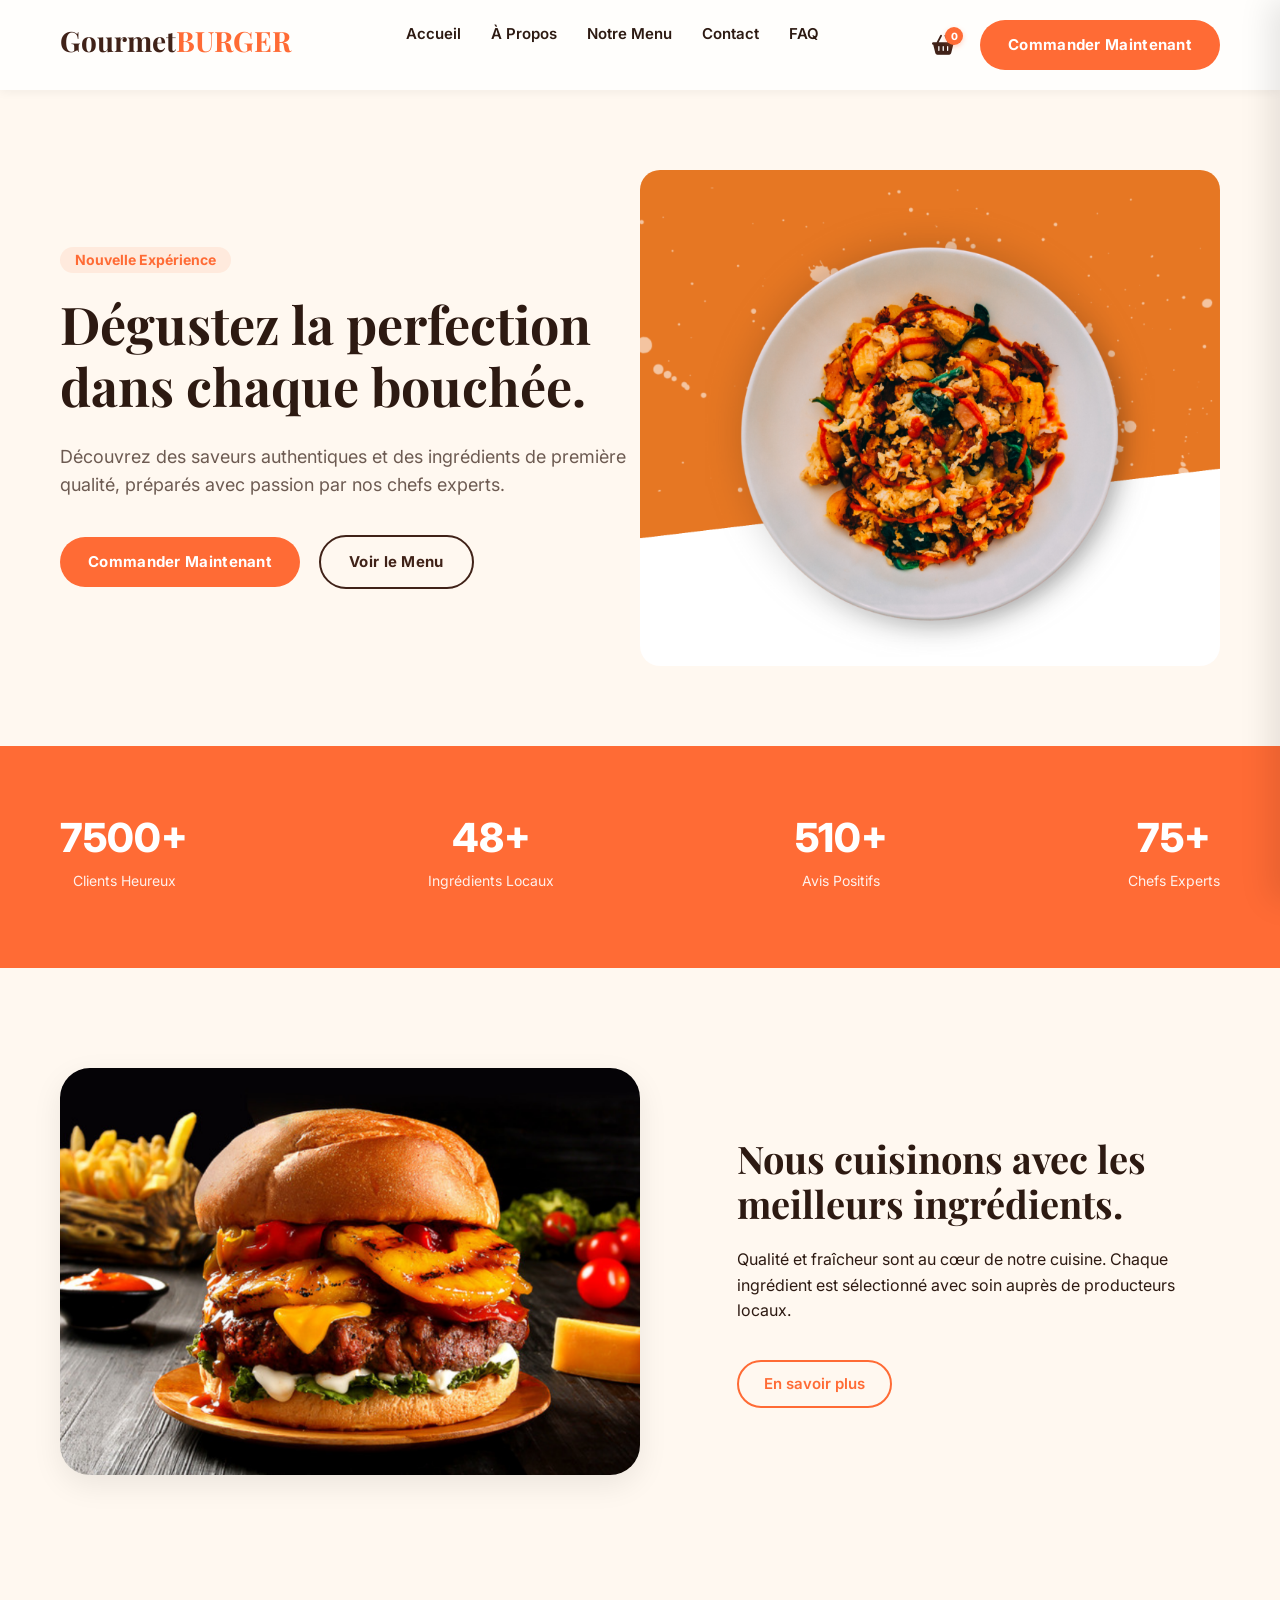
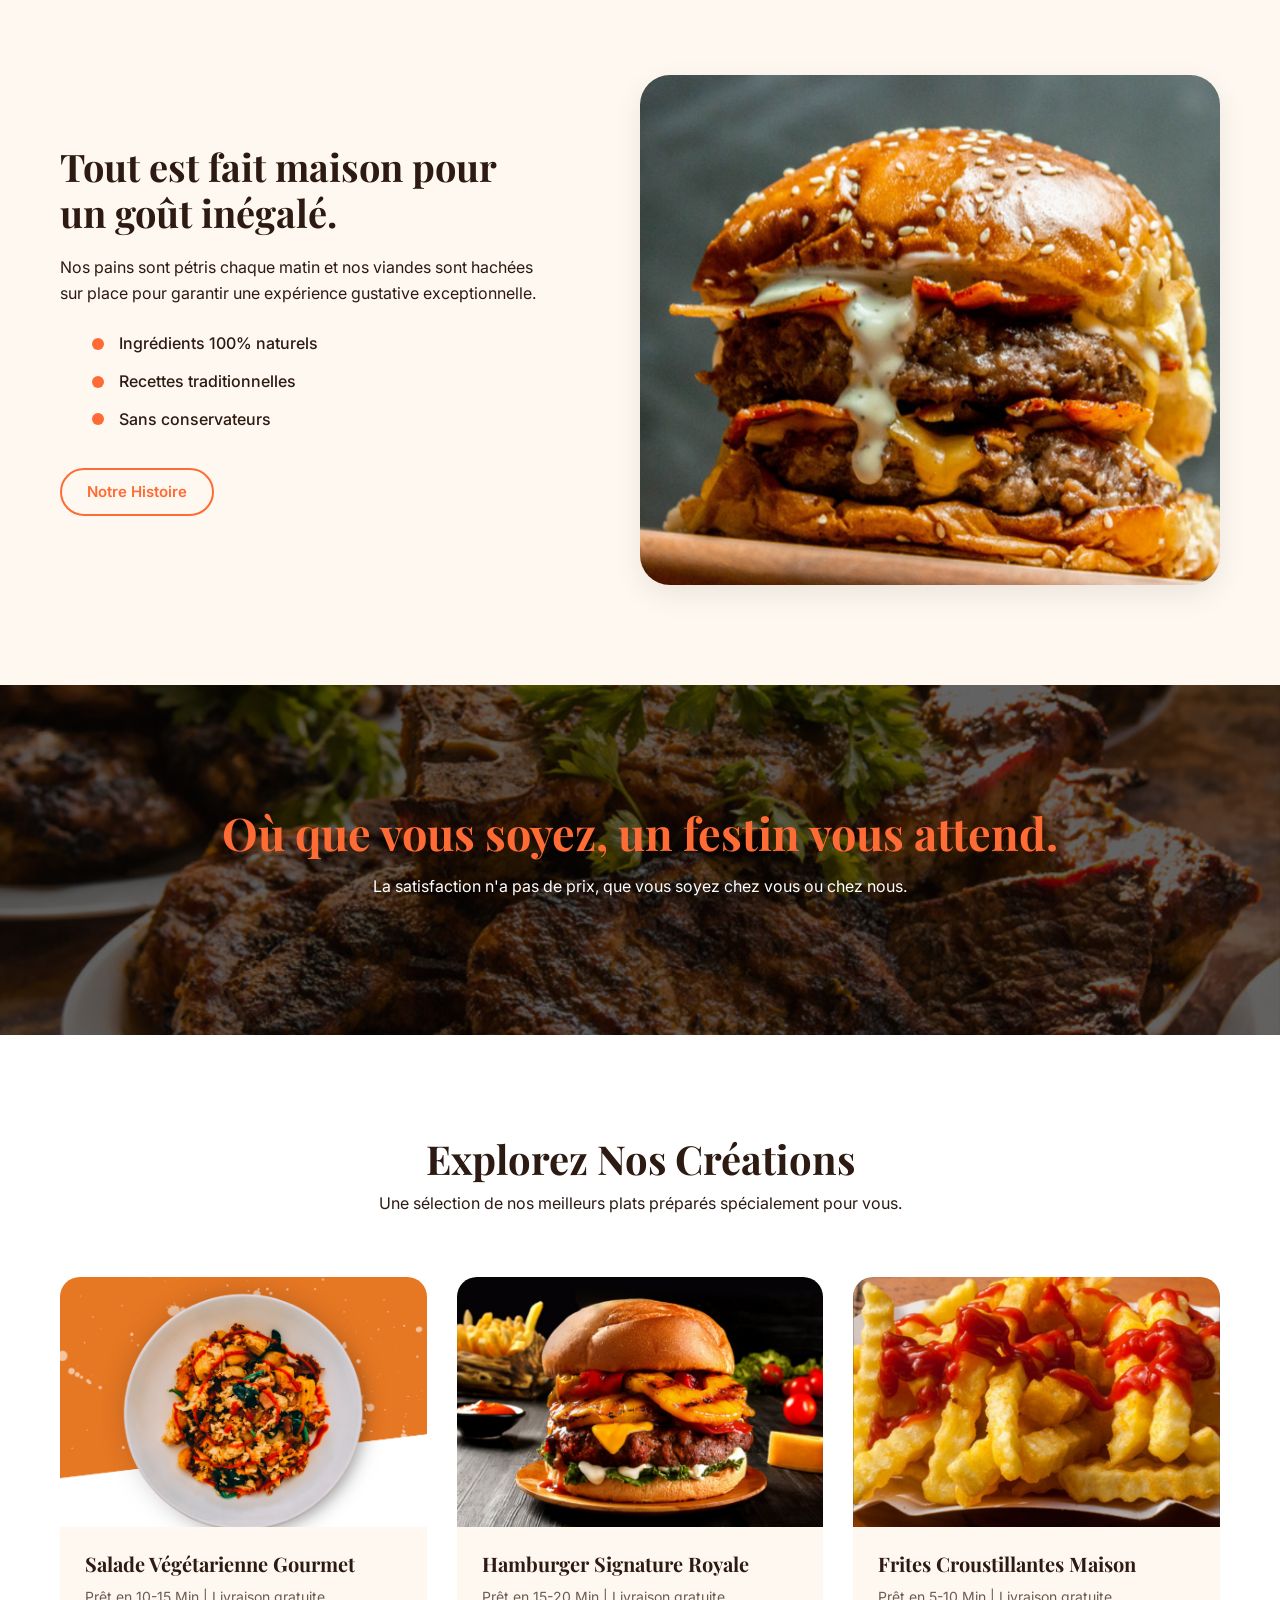
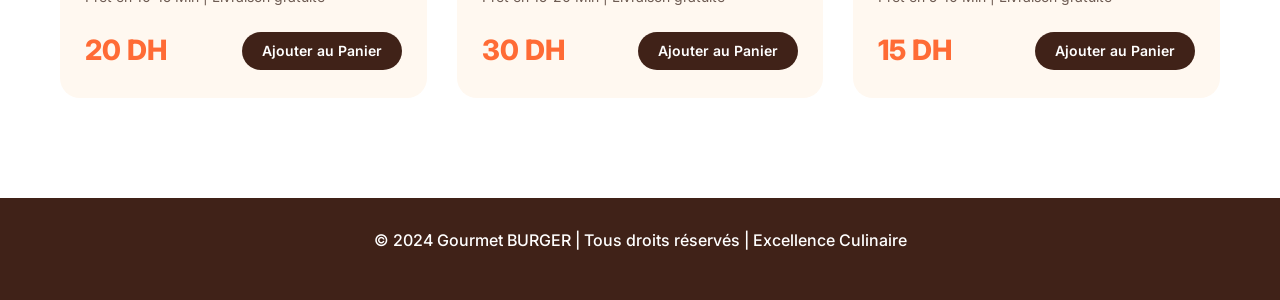
<file: index.html>
<!DOCTYPE html>
<html lang="fr">
<head>
    <meta charset="UTF-8">
    <meta name="viewport" content="width=device-width, initial-scale=1.0">
    <title>Gourmet Burger | L'excellence Culinaire</title>
    <!-- Google Fonts -->
    <link rel="preconnect" href="https://fonts.googleapis.com">
    <link rel="preconnect" href="https://fonts.gstatic.com" crossorigin>
    <link href="https://fonts.googleapis.com/css2?family=Inter:wght@300;400;600;700&family=Playfair+Display:wght@700&display=swap" rel="stylesheet">
    <!-- CSS -->
    <link rel="stylesheet" href="frontend/css/bootstrap.css">
    <link rel="stylesheet" href="frontend/css/style.css">
    <!-- FontAwesome for icons -->
    <link rel="stylesheet" href="https://cdnjs.cloudflare.com/ajax/libs/font-awesome/6.0.0/css/all.min.css">
</head>
<body>
    <header class="main-header">
        <div class="container flex">
            <div class="logo">
                <h1>Gourmet<span>BURGER</span></h1>
            </div>
            <nav>
                <ul class="nav-links flex">
                    <li><a href="#home" class="nav-link">Accueil</a></li>
                    <li><a href="#about" class="nav-link">À Propos</a></li>
                    <li><a href="#menu" class="nav-link">Notre Menu</a></li>
                    <li><a href="frontend/contact.html" class="nav-link">Contact</a></li>
                    <li><a href="frontend/faq.html" class="nav-link">FAQ</a></li>
                </ul>
            </nav>
                <div class="header-actions flex">
                    <button id="cartToggle" class="cart-toggle">
                        <i class="fas fa-shopping-basket"></i>
                        <span id="cartBadge" class="cart-badge">0</span>
                    </button>
                    <a href="#menu" class="btn-primary hide-mobile"><span>Commander Maintenant</span></a>
                    <div class="hamburger" id="hamburger">
                        <span></span>
                        <span></span>
                        <span></span>
                    </div>
                </div>
        </div>
    </header>

    <main>
        <!-- Hero Section -->
        <section id="home" class="hero flex">
            <div class="container flex">
                <div class="hero-content col-md-6">
                    <span class="badge">Nouvelle Expérience</span>
                    <h2>Dégustez la perfection dans chaque bouchée.</h2>
                    <p>Découvrez des saveurs authentiques et des ingrédients de première qualité, préparés avec passion par nos chefs experts.</p>
                    <div class="hero-btns">
                        <a href="#menu" class="btn-primary" style="text-decoration: none;"><span>Commander Maintenant</span></a>
                        <a href="#menu" class="btn-secondary" style="text-decoration: none;"><span>Voir le Menu</span></a>
                    </div>
                </div>
                <div class="hero-image col-md-6">
                    <img src="frontend/assets/img/article-1.png" alt="Salade fraîche Gourmet">
                </div>
            </div>
        </section>

        <!-- Stats Section -->
        <section class="stats">
            <div class="container flex">
                <div class="stat-item">
                    <span class="stat-number">7500+</span>
                    <p class="stat-label">Clients Heureux</p>
                </div>
                <div class="stat-item">
                    <span class="stat-number">48+</span>
                    <p class="stat-label">Ingrédients Locaux</p>
                </div>
                <div class="stat-item">
                    <span class="stat-number">510+</span>
                    <p class="stat-label">Avis Positifs</p>
                </div>
                <div class="stat-item">
                    <span class="stat-number">75+</span>
                    <p class="stat-label">Chefs Experts</p>
                </div>
            </div>
        </section>

        <!-- About Section 1 -->
        <section id="about" class="about-section about-left flex">
            <div class="container flex">
                <div class="about-image col-md-6">
                    <img src="frontend/assets/img/about-1.png" alt="Préparation de nos burgers">
                </div>
                <div class="about-content col-md-5">
                    <h2>Nous cuisinons avec les meilleurs ingrédients.</h2>
                    <p>Qualité et fraîcheur sont au cœur de notre cuisine. Chaque ingrédient est sélectionné avec soin auprès de producteurs locaux.</p>
                    <a href="frontend/ingredients.html" class="btn-outline" style="text-decoration: none;"><span>En savoir plus</span></a>
                </div>
            </div>
        </section>

        <!-- About Section 2 -->
        <section class="about-section about-right flex">
            <div class="container flex">
                <div class="about-content col-md-5">
                    <h2>Tout est fait maison pour un goût inégalé.</h2>
                    <p>Nos pains sont pétris chaque matin et nos viandes sont hachées sur place pour garantir une expérience gustative exceptionnelle.</p>
                    <ul class="features-list">
                        <li><span class="dot"></span> Ingrédients 100% naturels</li>
                        <li><span class="dot"></span> Recettes traditionnelles</li>
                        <li><span class="dot"></span> Sans conservateurs</li>
                    </ul>
                    <a href="frontend/histoire.html" class="btn-outline" style="text-decoration: none;"><span>Notre Histoire</span></a>
                </div>
                <div class="about-image col-md-6">
                    <img src="frontend/assets/img/about-2.png" alt="Nos ingrédients frais">
                </div>
            </div>
        </section>

        <!-- Banner Section -->
        <section class="banner" style="background-image: linear-gradient(rgba(0,0,0,0.6), rgba(0,0,0,0.6)), url('frontend/assets/img/hero-bg.png');">
            <div class="container">
                <h2>Où que vous soyez, un festin vous attend.</h2>
                <p>La satisfaction n'a pas de prix, que vous soyez chez vous ou chez nous.</p>
            </div>
        </section>

        <!-- Menu/Explore Section -->
        <section id="menu" class="explore">
            <div class="container">
                <div class="section-header">
                    <h2>Explorez Nos Créations</h2>
                    <p>Une sélection de nos meilleurs plats préparés spécialement pour vous.</p>
                </div>
                <div class="menu-grid flex">
                    <article class="menu-item">
                        <div class="item-img">
                            <img src="frontend/assets/img/article-1.png" alt="Salade Gourmet">
                        </div>
                        <div class="item-content">
                            <h5>Salade Végétarienne Gourmet</h5>
                            <p>Prêt en 10-15 Min | Livraison gratuite</p>
                            <div class="item-footer">
                                <span class="price">20 DH</span>
                                <button class="btn-buy"><span>Ajouter au Panier</span></button>
                            </div>
                        </div>
                    </article>
                    <article class="menu-item">
                        <div class="item-img">
                            <img src="frontend/assets/img/about-1.png" alt="Hamburger Classic">
                        </div>
                        <div class="item-content">
                            <h5>Hamburger Signature Royale</h5>
                            <p>Prêt en 15-20 Min | Livraison gratuite</p>
                            <div class="item-footer">
                                <span class="price">30 DH</span>
                                <button class="btn-buy"><span>Ajouter au Panier</span></button>
                            </div>
                        </div>
                    </article>
                    <article class="menu-item">
                        <div class="item-img">
                            <img src="frontend/assets/img/article-3.png" alt="Frites Maison">
                        </div>
                        <div class="item-content">
                            <h5>Frites Croustillantes Maison</h5>
                            <p>Prêt en 5-10 Min | Livraison gratuite</p>
                            <div class="item-footer">
                                <span class="price">15 DH</span>
                                <button class="btn-buy"><span>Ajouter au Panier</span></button>
                            </div>
                        </div>
                    </article>
                </div>
            </div>
        </section>
    </main>

    <footer class="main-footer">
        <div class="container">
            <p>&copy; 2024 Gourmet BURGER | Tous droits réservés | Excellence Culinaire</p>
        </div>
    </footer>

    <!-- Order Modal -->
    <div class="modal-overlay" id="orderModal">
        <div class="modal-content">
            <button class="close-modal" id="closeModal">&times;</button>
            <h3 class="modal-title">Finaliser votre commande</h3>
            <p class="modal-subtitle">Vous avez choisi : <strong id="productName"></strong></p>
            
            <form id="orderForm">
                <div class="form-group">
                    <label for="userName">Nom et Prénom</label>
                    <input type="text" id="userName" required placeholder="Ex: John Doe">
                </div>
                <div class="form-group">
                    <label for="userPhone">Téléphone</label>
                    <input type="tel" id="userPhone" required placeholder="Ex: 06 00 00 00 00">
                </div>
                <div class="form-group">
                    <label for="userAddress">Adresse de livraison</label>
                    <textarea id="userAddress" required placeholder="Ex: 123 Rue de la Paix, Paris" rows="2"></textarea>
                </div>
                <button type="submit" class="btn-primary" style="width: 100%; margin-top: 10px;"><span>Confirmer la commande</span></button>
            </form>
            <div id="successMessage" class="success-message" style="display: none;">
                ✅ Commande enregistrée avec succès!
            </div>
        </div>
    </div>

    <!-- Shopping Cart Sidebar -->
    <div id="cartOverlay" class="cart-overlay"></div>
    <div id="cartSidebar" class="cart-sidebar">
        <div class="cart-header">
            <h3>Votre Panier</h3>
            <button id="closeCart" class="close-cart">&times;</button>
        </div>
        <div id="cartItems" class="cart-items">
            <!-- Items will be injected here -->
        </div>
        <div class="cart-footer">
            <div class="cart-total">
                <span>Total:</span>
                <span id="cartTotalSum">0.00 DH</span>
            </div>
            <button id="checkoutBtn" class="btn-primary" style="width: 100%;">
                <span>Passer la Commande</span>
            </button>
        </div>
    </div>

    <script>
        // Hamburger Menu Toggle
        const hamburger = document.getElementById('hamburger');
        const navLinksGroup = document.querySelector('.nav-links');
        const navLinks = document.querySelectorAll('.nav-link');

        hamburger.addEventListener('click', () => {
            hamburger.classList.toggle('active');
            navLinksGroup.classList.toggle('active');
        });

        // Close menu when link is clicked
        navLinks.forEach(link => {
            link.addEventListener('click', () => {
                hamburger.classList.remove('active');
                navLinksGroup.classList.remove('active');
            });
        });

        // Counter Animation
        const stats = document.querySelectorAll('.stat-number');
        const speed = 200;

        const animateCounters = () => {
            stats.forEach(counter => {
                const animate = () => {
                    const target = +counter.getAttribute('data-target') || parseInt(counter.innerText);
                    if (!counter.getAttribute('data-target')) {
                         counter.setAttribute('data-target', target);
                         counter.innerText = '0';
                    }
                    
                    const count = +counter.innerText;
                    const inc = target / speed;

                    if (count < target) {
                        counter.innerText = Math.ceil(count + inc);
                        setTimeout(animate, 1);
                    } else {
                        counter.innerText = target + '+';
                    }
                }
                animate();
            });
        }

        // Intersection Observer for Active Menu and Counters
        const sections = document.querySelectorAll('section[id]');
        const observerOptions = {
            threshold: 0.5
        };

        const observer = new IntersectionObserver((entries) => {
            entries.forEach(entry => {
                if (entry.isIntersecting) {
                    // Update Active Link
                    const id = entry.target.getAttribute('id');
                    navLinks.forEach(link => {
                        link.classList.remove('active');
                        if (link.getAttribute('href') === `#${id}`) {
                            link.classList.add('active');
                        }
                    });

                    // Trigger Counters if entering stats
                    if (entry.target.classList.contains('stats') && !entry.target.getAttribute('data-animated')) {
                        animateCounters();
                        entry.target.setAttribute('data-animated', 'true');
                    }
                }
            });
        }, observerOptions);

        sections.forEach(section => observer.observe(section));
        // Special case for stats which might not have an ID for navigation but needs animation
        const statsSection = document.querySelector('.stats');
        if (statsSection) observer.observe(statsSection);

        // Cart & Order Modal Logic
        const orderModal = document.getElementById('orderModal');
        const closeModal = document.getElementById('closeModal');
        const orderForm = document.getElementById('orderForm');
        const successMessage = document.getElementById('successMessage');
        const buyButtons = document.querySelectorAll('.btn-buy');
        
        // Cart UI Elements
        const cartToggle = document.getElementById('cartToggle');
        const closeCart = document.getElementById('closeCart');
        const cartSidebar = document.getElementById('cartSidebar');
        const cartOverlay = document.getElementById('cartOverlay');
        const cartItemsContainer = document.getElementById('cartItems');
        const cartBadge = document.getElementById('cartBadge');
        const cartTotalSum = document.getElementById('cartTotalSum');
        const checkoutBtn = document.getElementById('checkoutBtn');

        let cart = JSON.parse(localStorage.getItem('burgerCart')) || [];

        function updateCartUI() {
            cartItemsContainer.innerHTML = '';
            let total = 0;
            let count = 0;

            if (cart.length === 0) {
                cartItemsContainer.innerHTML = `
                    <div class="cart-empty">
                        <span class="cart-empty-icon">🛒</span>
                        <p>Votre panier est vide</p>
                    </div>
                `;
            } else {
                cart.forEach((item, index) => {
                    const price = parseFloat(item.price);
                    total += price * item.quantity;
                    count += item.quantity;

                    const itemEl = document.createElement('div');
                    itemEl.classList.add('cart-item');
                    itemEl.innerHTML = `
                        <img src="${item.image}" alt="${item.name}" class="cart-item-img">
                        <div class="cart-item-info">
                            <h4>${item.name}</h4>
                            <p class="cart-item-price">${item.price} DH</p>
                            <div class="cart-item-qty">
                                <button class="qty-btn" onclick="changeQty(${index}, -1)">-</button>
                                <span>${item.quantity}</span>
                                <button class="qty-btn" onclick="changeQty(${index}, 1)">+</button>
                            </div>
                        </div>
                        <button class="remove-item" onclick="removeFromCart(${index})">&times;</button>
                    `;
                    cartItemsContainer.appendChild(itemEl);
                });
            }

            cartBadge.innerText = count;
            cartTotalSum.innerText = total.toFixed(2) + ' DH';
            localStorage.setItem('burgerCart', JSON.stringify(cart));
            checkoutBtn.disabled = cart.length === 0;
        }

        window.changeQty = function(index, delta) {
            cart[index].quantity += delta;
            if (cart[index].quantity < 1) cart[index].quantity = 1;
            updateCartUI();
        };

        window.removeFromCart = function(index) {
            cart.splice(index, 1);
            updateCartUI();
        };

        const toggleCartFn = () => {
            cartSidebar.classList.toggle('active');
            cartOverlay.classList.toggle('active');
        };

        cartToggle.addEventListener('click', toggleCartFn);
        closeCart.addEventListener('click', toggleCartFn);
        cartOverlay.addEventListener('click', toggleCartFn);

        // Global buy buttons logic
        buyButtons.forEach(btn => {
            btn.addEventListener('click', (e) => {
                const article = e.target.closest('article');
                if (!article) return;
                
                const name = article.querySelector('h5').innerText;
                const price = article.querySelector('.price').innerText.replace(' DH', '').trim();
                const image = article.querySelector('.item-img img').src;

                const existingItem = cart.find(item => item.name === name);
                if (existingItem) {
                    existingItem.quantity++;
                } else {
                    cart.push({ name, price, image, quantity: 1 });
                }

                updateCartUI();
                cartSidebar.classList.add('active');
                cartOverlay.classList.add('active');
            });
        });

        checkoutBtn.addEventListener('click', () => {
            toggleCartFn();
            orderModal.classList.add('show');
            orderForm.style.display = 'block';
            successMessage.style.display = 'none';
            document.querySelector('.modal-subtitle strong').innerText = "Votre Commande (" + cart.length + " produits)";
        });

        closeModal.addEventListener('click', () => orderModal.classList.remove('show'));
        window.addEventListener('click', (e) => e.target === orderModal && orderModal.classList.remove('show'));

        updateCartUI();

        // Handle Form Submit
        orderForm.addEventListener('submit', async (e) => {
            e.preventDefault();
            const btn = orderForm.querySelector('button[type="submit"]');
            const originalText = btn.innerHTML;
            btn.disabled = true;
            btn.innerHTML = "<span>Envoi en cours...</span>";

            const orderData = {
                products: cart,
                name: document.getElementById('userName').value,
                phone: document.getElementById('userPhone').value,
                address: document.getElementById('userAddress').value
            };

            try {
                const response = await fetch('./backend/api/orders.php', {
                    method: 'POST',
                    headers: { 'Content-Type': 'application/json' },
                    body: JSON.stringify(orderData)
                });

                const text = await response.text();
                let result;
                try {
                    result = JSON.parse(text);
                } catch(err) {
                    throw new Error("Erreur serveur : " + text);
                }

                if (response.ok && result.statut === 'succes') {
                    orderForm.style.display = 'none';
                    successMessage.innerText = '✅ ' + result.message;
                    successMessage.style.display = 'block';
                    cart = [];
                    updateCartUI();
                    setTimeout(() => orderModal.classList.remove('show'), 3000);
                } else {
                    alert('Erreur: ' + (result.message || 'Une erreur est survenue.'));
                }
            } catch (error) {
                console.error(error);
                if (window.location.protocol === 'file:') {
                    alert('Erreur: Utilisez http://localhost/site-web-burger/');
                } else {
                    alert('Erreur système : ' + error.message);
                }
            } finally {
                btn.disabled = false;
                btn.innerHTML = originalText;
            }
        });
    </script>
</body>
</html>
</file>
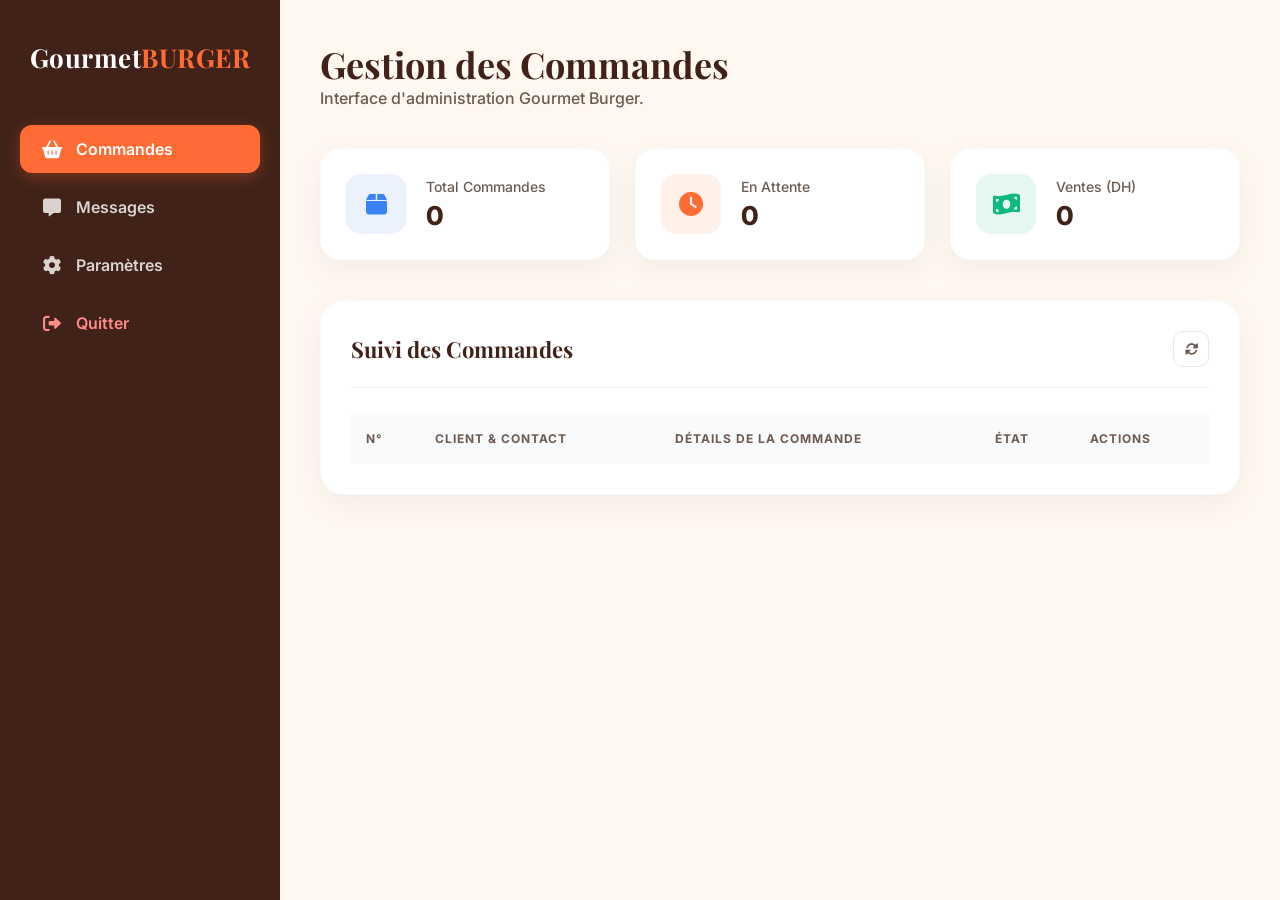
<file: frontend/admin/index.html>
<!DOCTYPE html>
<html lang="fr">
<head>
    <meta charset="UTF-8">
    <meta name="viewport" content="width=device-width, initial-scale=1.0">
    <title>Gourmet Burger | Dashboard Admin</title>
    <!-- Google Fonts -->
    <link href="https://fonts.googleapis.com/css2?family=Inter:wght@400;500;600;700;800&family=Playfair+Display:wght@700;800&display=swap" rel="stylesheet">
    <!-- FontAwesome -->
    <link rel="stylesheet" href="https://cdnjs.cloudflare.com/ajax/libs/font-awesome/6.0.0/css/all.min.css">
    <style>
        :root {
            --primary: #FF6B35;
            --primary-hover: #E85A2A;
            --secondary: #402218;
            --bg-body: #FFF8F0;
            --white: #FFFFFF;
            --text-dark: #2D1A12;
            --text-muted: #6D5B52;
            --success: #10B981;
            --danger: #EF4444;
            --warning: #F59E0B;
            --sidebar-width: 280px;
            --card-shadow: 0 10px 30px rgba(0, 0, 0, 0.05);
            --transition: all 0.3s cubic-bezier(0.4, 0, 0.2, 1);
        }

        * {
            margin: 0;
            padding: 0;
            box-sizing: border-box;
        }

        body {
            font-family: 'Inter', sans-serif;
            background-color: var(--bg-body);
            color: var(--text-dark);
            display: flex;
            min-height: 100vh;
        }

        /* Sidebar Styling */
        .sidebar {
            width: var(--sidebar-width);
            background-color: var(--secondary);
            color: var(--white);
            position: fixed;
            height: 100vh;
            display: flex;
            flex-direction: column;
            padding: 40px 20px;
            z-index: 1000;
        }

        .logo {
            text-align: center;
            margin-bottom: 50px;
        }

        .logo h1 {
            font-family: 'Playfair Display', serif;
            font-size: 26px;
            letter-spacing: 0.5px;
            color: var(--white);
        }

        .logo h1 span { color: var(--primary); }

        .nav-links {
            list-style: none;
            display: flex;
            flex-direction: column;
            gap: 10px;
        }

        .nav-link {
            display: flex;
            align-items: center;
            gap: 12px;
            padding: 14px 20px;
            color: rgba(255, 255, 255, 0.8) !important;
            text-decoration: none !important;
            border-radius: 12px;
            font-weight: 600;
            transition: var(--transition);
        }

        .nav-link i { font-size: 18px; width: 24px; text-align: center; }

        .nav-link:hover, .nav-link.active {
            background-color: rgba(255, 255, 255, 0.1);
            color: var(--white) !important;
        }

        .nav-link.active {
            background-color: var(--primary);
            box-shadow: 0 4px 15px rgba(255, 107, 53, 0.3);
        }

        .logout-btn {
            margin-top: auto;
            color: #FF8A8A !important;
        }

        /* Main Content Styling */
        .main-content {
            margin-left: var(--sidebar-width);
            flex: 1;
            padding: 40px;
            max-width: calc(100vw - var(--sidebar-width));
        }

        .header-section {
            display: flex;
            justify-content: space-between;
            align-items: center;
            margin-bottom: 40px;
        }

        .header-section h2 {
            font-family: 'Playfair Display', serif;
            font-size: 36px;
            color: var(--secondary);
        }

        /* Stats Grid */
        .stats-grid {
            display: grid;
            grid-template-columns: repeat(auto-fit, minmax(240px, 1fr));
            gap: 25px;
            margin-bottom: 40px;
        }

        .stat-card {
            background-color: var(--white);
            padding: 25px;
            border-radius: 20px;
            box-shadow: var(--card-shadow);
            display: flex;
            align-items: center;
            gap: 20px;
            transition: var(--transition);
            border: 1px solid rgba(0,0,0,0.02);
        }

        .stat-card:hover { transform: translateY(-5px); box-shadow: 0 15px 35px rgba(0,0,0,0.08); }

        .stat-icon {
            width: 60px;
            height: 60px;
            border-radius: 15px;
            display: flex;
            align-items: center;
            justify-content: center;
            font-size: 24px;
        }

        .icon-blue { background-color: rgba(59, 130, 246, 0.1); color: #3B82F6; }
        .icon-orange { background-color: rgba(255, 107, 53, 0.1); color: var(--primary); }
        .icon-green { background-color: rgba(16, 185, 129, 0.1); color: var(--success); }

        .stat-info h4 { font-size: 14px; color: var(--text-muted); font-weight: 500; margin-bottom: 5px; }
        .stat-info .value { font-size: 26px; font-weight: 800; color: var(--secondary); }

        /* Table Styling */
        .table-container {
            background-color: var(--white);
            border-radius: 24px;
            padding: 30px;
            box-shadow: var(--card-shadow);
            overflow: hidden;
            border: 1px solid rgba(0,0,0,0.02);
        }

        .table-header {
            display: flex;
            justify-content: space-between;
            align-items: center;
            margin-bottom: 25px;
            padding-bottom: 20px;
            border-bottom: 1px solid #F3F4F6;
        }

        .table-header h3 { font-family: 'Playfair Display', serif; font-size: 22px; color: var(--secondary); }

        table {
            width: 100%;
            border-collapse: collapse;
            text-align: left;
        }

        th {
            background-color: #F9FAFB;
            padding: 18px 15px;
            font-size: 12px;
            font-weight: 700;
            color: var(--text-muted);
            text-transform: uppercase;
            letter-spacing: 1px;
        }

        td {
            padding: 20px 15px;
            border-bottom: 1px solid #F3F4F6;
            font-size: 14px;
            color: var(--text-dark);
            vertical-align: middle;
        }

        tr:last-child td { border-bottom: none; }
        tr:hover td { background-color: #FEFBF8; }

        .client-info strong { display: block; margin-bottom: 4px; color: var(--secondary); font-size: 15px; }
        .client-info span { font-size: 13px; color: var(--text-muted); }

        .order-content { font-size: 14px; line-height: 1.6; color: #4B5563; }
        .order-content strong { color: var(--primary); font-weight: 700; }

        .badge {
            padding: 6px 14px;
            border-radius: 50px;
            font-size: 10px;
            font-weight: 800;
            text-transform: uppercase;
            letter-spacing: 0.5px;
        }

        .badge-en_attente { background-color: #FEF3C7; color: #92400E; }
        .badge-validee { background-color: #D1FAE5; color: #065F46; }
        .badge-annulee { background-color: #FEE2E2; color: #991B1B; }

        .actions { display: flex; gap: 10px; }

        .btn-action {
            width: 38px;
            height: 38px;
            border-radius: 12px;
            border: none;
            display: flex;
            align-items: center;
            justify-content: center;
            cursor: pointer;
            transition: var(--transition);
        }

        .btn-success { background-color: var(--success); color: white; }
        .btn-success:hover { background-color: #059669; transform: translateY(-2px) scale(1.05); box-shadow: 0 5px 15px rgba(16, 185, 129, 0.3); }

        .btn-delete { background-color: var(--danger); color: white; }
        .btn-delete:hover { background-color: #DC2626; transform: translateY(-2px) scale(1.05); box-shadow: 0 5px 15px rgba(239, 68, 68, 0.3); }

        .refresh-btn {
            background: none;
            border: 1px solid #E5E7EB;
            color: var(--text-muted);
            width: 36px;
            height: 36px;
            border-radius: 10px;
            cursor: pointer;
            transition: var(--transition);
        }
        .refresh-btn:hover { background: #F3F4F6; color: var(--primary); border-color: var(--primary); }

        /* Responsive */
        @media (max-width: 1024px) {
            .sidebar { width: 85px; padding: 30px 10px; }
            .logo h1, .nav-link span { display: none; }
            .nav-link { padding: 14px; justify-content: center; }
            .nav-link i { font-size: 20px; }
            .main-content { margin-left: 85px; max-width: calc(100vw - 85px); }
        }
    </style>
</head>
<body>
    <!-- Sidebar -->
    <aside class="sidebar">
        <div class="logo">
            <h1>Gourmet<span>BURGER</span></h1>
        </div>
        <nav>
            <ul class="nav-links">
                <li><a href="#" id="linkCommandes" class="nav-link active"><i class="fas fa-shopping-basket"></i> <span>Commandes</span></a></li>
                <li><a href="#" id="linkMessages" class="nav-link"><i class="fas fa-comment-alt"></i> <span>Messages</span></a></li>
                <li><a href="#" class="nav-link"><i class="fas fa-gear"></i> <span>Paramètres</span></a></li>
                <li><a href="#" class="nav-link logout-btn" id="logoutBtn"><i class="fas fa-sign-out-alt"></i> <span>Quitter</span></a></li>
            </ul>
        </nav>
    </aside>

    <!-- Main Content -->
    <main class="main-content">
        <!-- Commandes Section -->
        <div id="sectionCommandes">
            <header class="header-section">
                <div>
                    <h2>Gestion des Commandes</h2>
                    <p style="color: var(--text-muted); font-weight: 500;">Interface d'administration Gourmet Burger.</p>
                </div>
                <div id="adminUserBadge" style="font-weight: 700; color: var(--secondary);"></div>
            </header>

            <!-- Stats Grid -->
            <div class="stats-grid">
                <div class="stat-card">
                    <div class="stat-icon icon-blue"><i class="fas fa-box"></i></div>
                    <div class="stat-info">
                        <h4>Total Commandes</h4>
                        <div class="value" id="statTotal">0</div>
                    </div>
                </div>
                <div class="stat-card">
                    <div class="stat-icon icon-orange"><i class="fas fa-clock"></i></div>
                    <div class="stat-info">
                        <h4>En Attente</h4>
                        <div class="value" id="statPending">0</div>
                    </div>
                </div>
                <div class="stat-card">
                    <div class="stat-icon icon-green"><i class="fas fa-money-bill-wave"></i></div>
                    <div class="stat-info">
                        <h4>Ventes (DH)</h4>
                        <div class="value" id="statRevenue">0</div>
                    </div>
                </div>
            </div>

            <!-- Orders Table -->
            <div class="table-container">
                <div class="table-header">
                    <h3>Suivi des Commandes</h3>
                    <button class="refresh-btn" onclick="fetchOrders()"><i class="fas fa-sync-alt"></i></button>
                </div>
                <table>
                    <thead>
                        <tr>
                            <th>N°</th>
                            <th>Client & Contact</th>
                            <th>Détails de la Commande</th>
                            <th>État</th>
                            <th>Actions</th>
                        </tr>
                    </thead>
                    <tbody id="ordersContainer">
                        <!-- Dynamic Content -->
                    </tbody>
                </table>
            </div>
        </div>

        <!-- Messages Section -->
        <div id="sectionMessages" style="display: none;">
            <header class="header-section">
                <div>
                    <h2>Messages de Contact</h2>
                    <p style="color: var(--text-muted); font-weight: 500;">Consultez les messages envoyés depuis le site.</p>
                </div>
            </header>

            <div class="table-container">
                <div class="table-header">
                    <h3>Boîte de Réception</h3>
                    <button class="refresh-btn" onclick="fetchMessages()"><i class="fas fa-sync-alt"></i></button>
                </div>
                <table>
                    <thead>
                        <tr>
                            <th>Date</th>
                            <th>Expéditeur</th>
                            <th>Sujet</th>
                            <th>Message</th>
                            <th>Actions</th>
                        </tr>
                    </thead>
                    <tbody id="messagesContainer">
                        <!-- Dynamic Content -->
                    </tbody>
                </table>
            </div>
        </div>

    </main>

    <script>
        // Section Switching Logic
        const linkCommandes = document.getElementById('linkCommandes');
        const linkMessages = document.getElementById('linkMessages');
        const sectionCommandes = document.getElementById('sectionCommandes');
        const sectionMessages = document.getElementById('sectionMessages');

        linkCommandes.addEventListener('click', (e) => {
            e.preventDefault();
            linkCommandes.classList.add('active');
            linkMessages.classList.remove('active');
            sectionCommandes.style.display = 'block';
            sectionMessages.style.display = 'none';
            fetchOrders();
        });

        linkMessages.addEventListener('click', (e) => {
            e.preventDefault();
            linkMessages.classList.add('active');
            linkCommandes.classList.remove('active');
            sectionMessages.style.display = 'block';
            sectionCommandes.style.display = 'none';
            fetchMessages();
        });


        // ---- ORDERS LOGIC ---- //

        async function fetchOrders() {
            try {
                const response = await fetch('../../backend/api/admin_orders.php');
                if (response.status === 401) {
                    window.location.href = 'login.html';
                    return;
                }
                const orders = await response.json();
                updateStats(orders);
                renderOrders(orders);
            } catch (error) {
                console.error('Fetch error:', error);
            }
        }

        function updateStats(orders) {
            const total = orders.length;
            const pending = orders.filter(o => o.status === 'en_attente').length;
            let revenue = 0;

            orders.forEach(o => {
                if(o.status === 'validee') {
                    try {
                        const items = JSON.parse(o.product);
                        if(Array.isArray(items)) {
                            items.forEach(item => {
                                revenue += parseFloat(item.price) * item.quantity;
                            });
                        }
                    } catch(e) {}
                }
            });

            document.getElementById('statTotal').innerText = total;
            document.getElementById('statPending').innerText = pending;
            document.getElementById('statRevenue').innerText = revenue.toLocaleString() + ' DH';
        }

        function renderOrders(orders) {
            const container = document.getElementById('ordersContainer');
            container.innerHTML = '';

            orders.forEach(order => {
                let itemsList = '';
                try {
                    const items = JSON.parse(order.product);
                    if(Array.isArray(items)) {
                        items.forEach(item => {
                            itemsList += `<div><strong>${item.quantity}x</strong> ${item.name}</div>`;
                        });
                    } else {
                        itemsList = order.product;
                    }
                } catch(e) {
                    itemsList = order.product;
                }

                const date = new Date(order.created_at).toLocaleDateString('fr-FR', {
                    day: 'numeric', month: 'short', hour: '2-digit', minute: '2-digit'
                });

                const tr = document.createElement('tr');
                tr.innerHTML = `
                    <td>
                        <strong style="color:var(--primary)">#${order.id}</strong><br>
                        <span style="font-size: 11px; color: var(--text-muted);">${date}</span>
                    </td>
                    <td class="client-info">
                        <strong>${order.name}</strong>
                        <span><i class="fas fa-phone" style="font-size: 10px; margin-right:5px;"></i> ${order.phone}</span><br>
                        <span style="display:inline-block; margin-top:4px;"><i class="fas fa-map-marker-alt" style="font-size: 10px; margin-right:5px;"></i> ${order.address}</span>
                    </td>
                    <td class="order-content">${itemsList}</td>
                    <td>
                        <span class="badge badge-${order.status}">${order.status.replace('_', ' ')}</span>
                    </td>
                    <td class="actions">
                        ${order.status === 'en_attente' ? `
                            <button class="btn-action btn-success" title="Valider" onclick="updateStatus(${order.id}, 'validee')">
                                <i class="fas fa-check"></i>
                            </button>
                        ` : ''}
                        <button class="btn-action btn-delete" title="Supprimer" onclick="deleteOrder(${order.id})">
                            <i class="fas fa-trash-alt"></i>
                        </button>
                    </td>
                `;
                container.appendChild(tr);
            });
        }

        async function updateStatus(id, status) {
            const response = await fetch('../../backend/api/admin_orders.php', {
                method: 'PATCH',
                headers: { 'Content-Type': 'application/json' },
                body: JSON.stringify({ id, status })
            });
            if (response.ok) fetchOrders();
        }

        async function deleteOrder(id) {
            if(!confirm('Êtes-vous sûr de vouloir supprimer cette commande ?')) return;
            const response = await fetch('../../backend/api/admin_orders.php?id=' + id, {
                method: 'DELETE'
            });
            if (response.ok) fetchOrders();
        }

        // ---- MESSAGES LOGIC ---- //

        async function fetchMessages() {
            try {
                const response = await fetch('../../backend/api/admin_messages.php');
                if (response.status === 401) {
                    window.location.href = 'login.html';
                    return;
                }
                const messages = await response.json();
                renderMessages(messages);
            } catch (error) {
                console.error('Fetch error:', error);
            }
        }

        function renderMessages(messages) {
            const container = document.getElementById('messagesContainer');
            container.innerHTML = '';

            messages.forEach(msg => {
                const date = new Date(msg.created_at).toLocaleDateString('fr-FR', {
                    day: 'numeric', month: 'short', hour: '2-digit', minute: '2-digit'
                });

                const tr = document.createElement('tr');
                tr.innerHTML = `
                    <td>
                        <span style="font-size: 12px; color: var(--text-muted);">${date}</span>
                    </td>
                    <td class="client-info">
                        <strong>${msg.nom}</strong>
                        <span><i class="fas fa-envelope" style="font-size: 10px; margin-right:5px;"></i> ${msg.email}</span>
                    </td>
                    <td>
                        <strong style="color: var(--secondary); font-size: 14px;">${msg.sujet}</strong>
                    </td>
                    <td class="order-content" style="max-width: 300px; white-space: normal;">
                        ${msg.message}
                    </td>
                    <td class="actions">
                        <button class="btn-action btn-delete" title="Supprimer" onclick="deleteMessage(${msg.id})">
                            <i class="fas fa-trash-alt"></i>
                        </button>
                    </td>
                `;
                container.appendChild(tr);
            });
        }

        async function deleteMessage(id) {
            if(!confirm('Êtes-vous sûr de vouloir supprimer ce message ?')) return;
            const response = await fetch('../../backend/api/admin_messages.php?id=' + id, {
                method: 'DELETE'
            });
            if (response.ok) fetchMessages();
        }


        // ---- LOGOUT LOGIC ---- //
        document.getElementById('logoutBtn').addEventListener('click', (e) => {
            e.preventDefault();
            window.location.href = 'login.html';
        });

        // Initial fetch
        fetchOrders();
    </script>
</body>
</html>
</file>
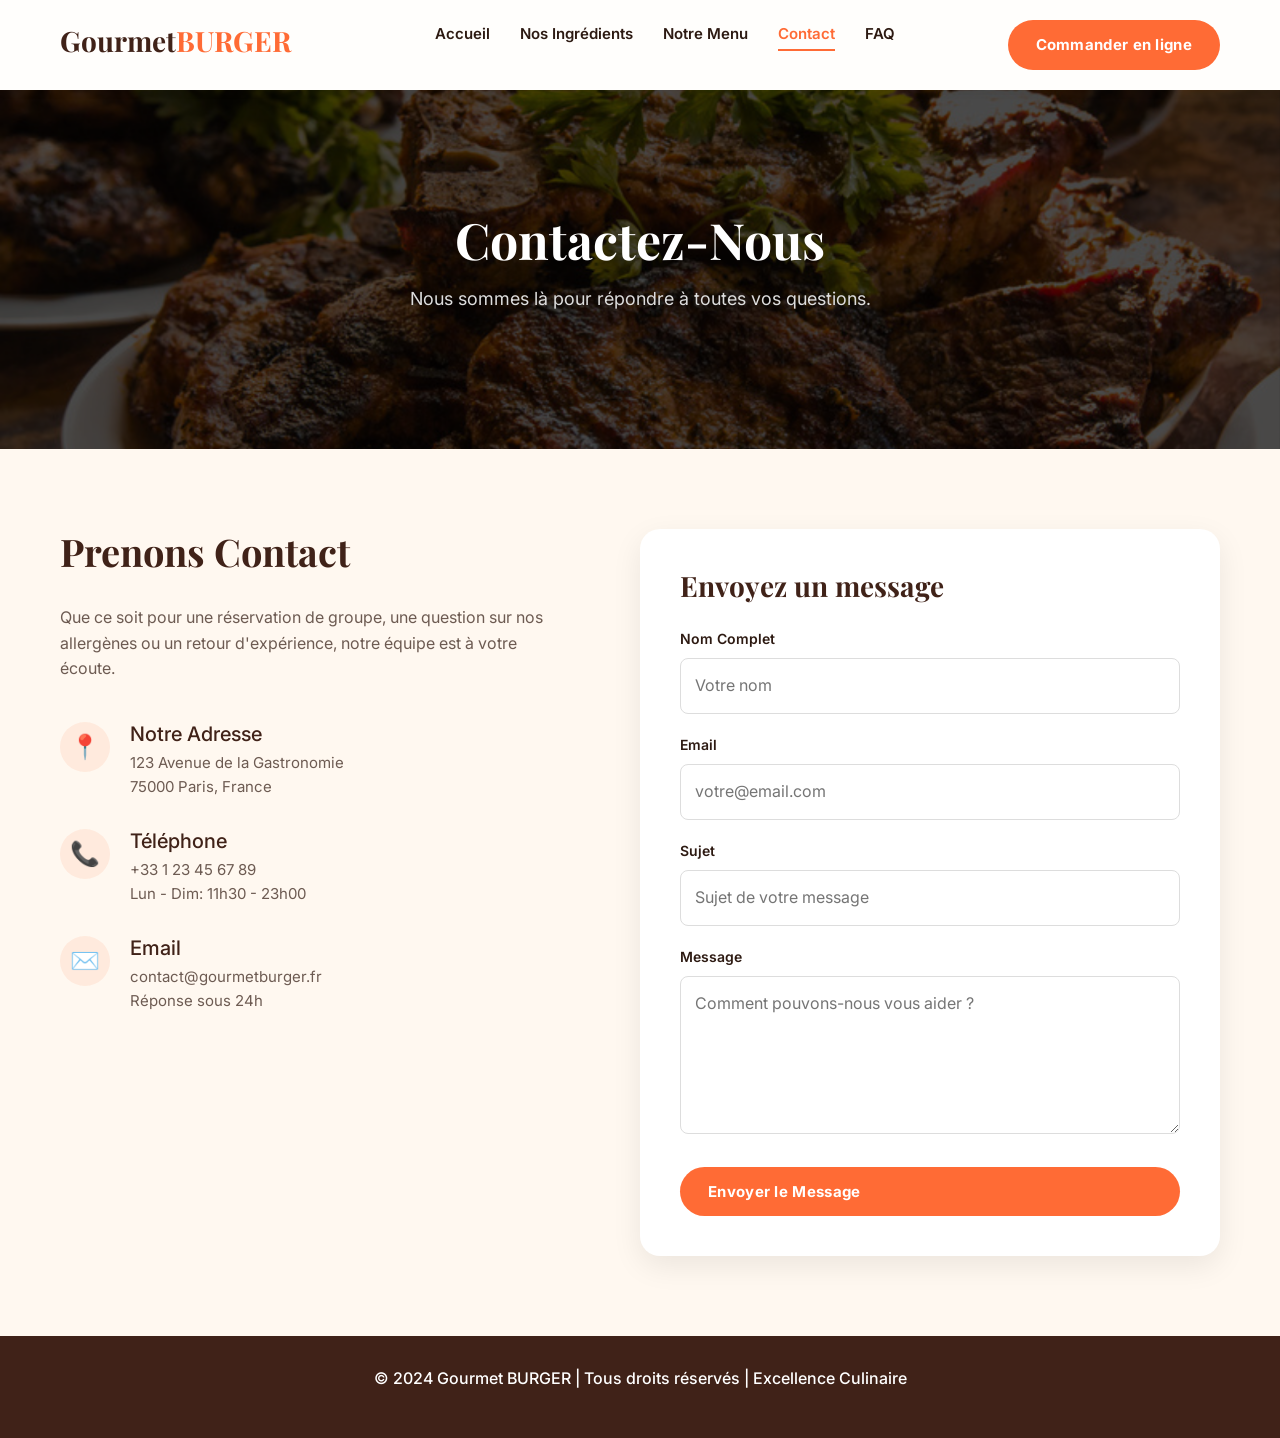
<file: frontend/contact.html>
<!DOCTYPE html>
<html lang="fr">
<head>
    <meta charset="UTF-8">
    <meta name="viewport" content="width=device-width, initial-scale=1.0">
    <title>Contact | Gourmet Burger</title>
    <link rel="preconnect" href="https://fonts.googleapis.com">
    <link rel="preconnect" href="https://fonts.gstatic.com" crossorigin>
    <link href="https://fonts.googleapis.com/css2?family=Inter:wght@300;400;600;700&family=Playfair+Display:wght@700&display=swap" rel="stylesheet">
    <link rel="stylesheet" href="css/bootstrap.css">
    <link rel="stylesheet" href="css/style.css">
    <style>
        .contact-box {
            background: var(--white);
            border-radius: 20px;
            box-shadow: var(--shadow);
            padding: 40px;
        }
        .contact-info-item {
            display: flex;
            align-items: flex-start;
            margin-bottom: 30px;
            gap: 20px;
        }
        .contact-icon {
            background: rgba(255, 107, 53, 0.1);
            color: var(--primary-color);
            width: 50px;
            height: 50px;
            border-radius: 50%;
            display: flex;
            align-items: center;
            justify-content: center;
            font-size: 24px;
            font-weight: bold;
            flex-shrink: 0;
        }
        .contact-details h4 {
            color: var(--secondary-color);
            margin-bottom: 5px;
            font-size: 20px;
        }
        .contact-details p {
            color: var(--text-muted);
            margin: 0;
            font-size: 15px;
            line-height: 1.6;
        }
    </style>
</head>
<body>
    <header class="main-header">
        <div class="container flex">
            <div class="logo">
                <a href="../index.html" style="text-decoration: none;"><h1>Gourmet<span>BURGER</span></h1></a>
            </div>
            <nav>
                <ul class="nav-links flex">
                    <li><a href="../index.html" class="nav-link">Accueil</a></li>
                    <li><a href="ingredients.html" class="nav-link">Nos Ingrédients</a></li>
                    <li><a href="../index.html#menu" class="nav-link">Notre Menu</a></li>
                    <li><a href="contact.html" class="nav-link active">Contact</a></li>
                    <li><a href="faq.html" class="nav-link">FAQ</a></li>
                </ul>
            </nav>
            <div class="header-actions flex">
                <a href="../index.html#menu" class="btn-primary hide-mobile" style="text-decoration: none;"><span>Commander en ligne</span></a>
                <div class="hamburger" id="hamburger">
                    <span></span>
                    <span></span>
                    <span></span>
                </div>
            </div>
        </div>
    </header>

    <main>
        <!-- Banner Section -->
        <section class="banner" style="background-image: linear-gradient(rgba(0,0,0,0.7), rgba(0,0,0,0.7)), url('assets/img/hero-bg.png'); padding: 120px 0;">
            <div class="container">
                <h2 style="font-size: 50px; color: var(--white); margin-bottom: 15px;">Contactez-Nous</h2>
                <p style="font-size: 18px; color: #ddd;">Nous sommes là pour répondre à toutes vos questions.</p>
            </div>
        </section>

        <!-- Contact Section -->
        <section style="padding: 80px 0; background-color: var(--background-light);">
            <div class="container flex" style="align-items: flex-start; gap: 40px;">
                
                <!-- Contact Info -->
                <div class="col-md-5">
                    <h2 style="font-size: 38px; color: var(--secondary-color); margin-bottom: 30px;">Prenons Contact</h2>
                    <p style="color: var(--text-muted); margin-bottom: 40px; font-size: 16px;">Que ce soit pour une réservation de groupe, une question sur nos allergènes ou un retour d'expérience, notre équipe est à votre écoute.</p>
                    
                    <div class="contact-info-item">
                        <div class="contact-icon">📍</div>
                        <div class="contact-details">
                            <h4>Notre Adresse</h4>
                            <p>123 Avenue de la Gastronomie<br>75000 Paris, France</p>
                        </div>
                    </div>
                    
                    <div class="contact-info-item">
                        <div class="contact-icon">📞</div>
                        <div class="contact-details">
                            <h4>Téléphone</h4>
                            <p>+33 1 23 45 67 89<br>Lun - Dim: 11h30 - 23h00</p>
                        </div>
                    </div>
                    
                    <div class="contact-info-item">
                        <div class="contact-icon">✉️</div>
                        <div class="contact-details">
                            <h4>Email</h4>
                            <p>contact@gourmetburger.fr<br>Réponse sous 24h</p>
                        </div>
                    </div>
                </div>

                <!-- Contact Form -->
                <div class="col-md-6 contact-box">
                    <h3 style="font-size: 28px; color: var(--secondary-color); margin-bottom: 25px;">Envoyez un message</h3>
                    <form id="contactForm">
                        <div class="form-group" style="margin-bottom: 20px;">
                            <label style="display: block; margin-bottom: 8px; font-weight: 600; color: var(--text-dark);">Nom Complet</label>
                            <input type="text" id="nom" name="nom" required placeholder="Votre nom" style="width: 100%; padding: 14px; border: 1px solid #ddd; border-radius: 8px; font-family: inherit;">
                        </div>
                        <div class="form-group" style="margin-bottom: 20px;">
                            <label style="display: block; margin-bottom: 8px; font-weight: 600; color: var(--text-dark);">Email</label>
                            <input type="email" id="email" name="email" required placeholder="votre@email.com" style="width: 100%; padding: 14px; border: 1px solid #ddd; border-radius: 8px; font-family: inherit;">
                        </div>
                        <div class="form-group" style="margin-bottom: 20px;">
                            <label style="display: block; margin-bottom: 8px; font-weight: 600; color: var(--text-dark);">Sujet</label>
                            <input type="text" id="sujet" name="sujet" required placeholder="Sujet de votre message" style="width: 100%; padding: 14px; border: 1px solid #ddd; border-radius: 8px; font-family: inherit;">
                        </div>
                        <div class="form-group" style="margin-bottom: 25px;">
                            <label style="display: block; margin-bottom: 8px; font-weight: 600; color: var(--text-dark);">Message</label>
                            <textarea id="message" name="message" required placeholder="Comment pouvons-nous vous aider ?" rows="5" style="width: 100%; padding: 14px; border: 1px solid #ddd; border-radius: 8px; font-family: inherit; resize: vertical;"></textarea>
                        </div>
                        <button type="submit" class="btn-primary" style="width: 100%;"><span>Envoyer le Message</span></button>
                    </form>
                </div>

            </div>
        </section>
    </main>

    <footer class="main-footer">
        <div class="container">
            <p>&copy; 2024 Gourmet BURGER | Tous droits réservés | Excellence Culinaire</p>
        </div>
    </footer>

    <script>
        const hamburger = document.getElementById('hamburger');
        const navLinksGroup = document.querySelector('.nav-links');
        if(hamburger) {
            hamburger.addEventListener('click', () => {
                hamburger.classList.toggle('active');
                navLinksGroup.classList.toggle('active');
            });
        }

        // Contact Form Submission
        const contactForm = document.getElementById('contactForm');
        if(contactForm) {
            contactForm.addEventListener('submit', async (e) => {
                e.preventDefault();
                const btn = contactForm.querySelector('button[type="submit"]');
                const originalText = btn.innerHTML;
                btn.disabled = true;
                btn.innerHTML = "<span>Envoi en cours...</span>";
                
                const formData = {
                    nom: document.getElementById('nom').value,
                    email: document.getElementById('email').value,
                    sujet: document.getElementById('sujet').value,
                    message: document.getElementById('message').value
                };

                try {
                    const response = await fetch('../backend/api/contact.php', {
                        method: 'POST',
                        headers: { 'Content-Type': 'application/json' },
                        body: JSON.stringify(formData)
                    });

                    const text = await response.text();
                    let result;
                    try {
                        result = JSON.parse(text);
                    } catch(err) {
                        throw new Error("Le serveur PHP a renvoyé une erreur : " + text);
                    }

                    if (response.ok && result.statut === 'succes') {
                        alert(result.message);
                        contactForm.reset();
                    } else {
                        alert('Erreur: ' + (result.message || 'Une erreur est survenue lors de l\'envoi du message.'));
                    }
                } catch (error) {
                    console.error('Erreur:', error);
                    if (window.location.protocol === 'file:') {
                        alert('Erreur: Vous ouvrez le fichier directement (file://). Vous devez l\'ouvrir via MAMP (http://localhost/site-web-burger/frontend/contact.html)');
                    } else {
                        alert('Erreur système : ' + error.message);
                    }
                } finally {
                    btn.disabled = false;
                    btn.innerHTML = originalText;
                }
            });
        }
    </script>
</body>
</html>
</file>
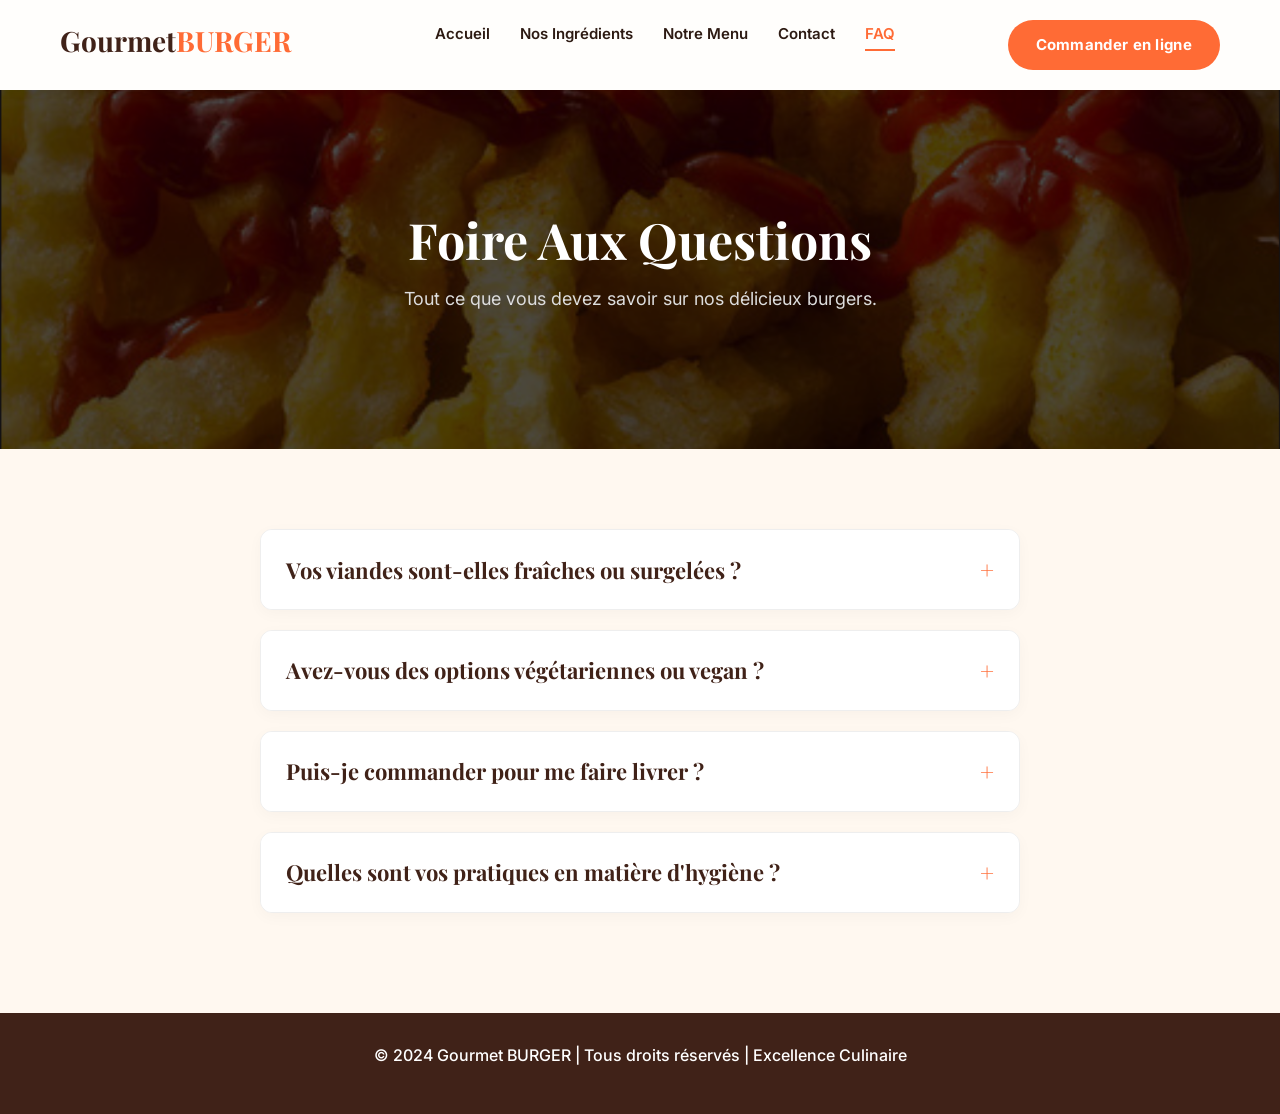
<file: frontend/faq.html>
<!DOCTYPE html>
<html lang="fr">
<head>
    <meta charset="UTF-8">
    <meta name="viewport" content="width=device-width, initial-scale=1.0">
    <title>FAQ | Gourmet Burger</title>
    <link rel="preconnect" href="https://fonts.googleapis.com">
    <link rel="preconnect" href="https://fonts.gstatic.com" crossorigin>
    <link href="https://fonts.googleapis.com/css2?family=Inter:wght@300;400;600;700&family=Playfair+Display:wght@700&display=swap" rel="stylesheet">
    <link rel="stylesheet" href="css/bootstrap.css">
    <link rel="stylesheet" href="css/style.css">
    <style>
        .faq-item {
            background: var(--white);
            border-radius: 12px;
            margin-bottom: 20px;
            box-shadow: 0 4px 15px rgba(0,0,0,0.03);
            overflow: hidden;
            border: 1px solid #eee;
        }
        .faq-question {
            padding: 25px;
            display: flex;
            justify-content: space-between;
            align-items: center;
            cursor: pointer;
            font-family: 'Playfair Display', serif;
            font-size: 22px;
            color: var(--secondary-color);
            margin: 0;
            background: var(--white);
            transition: all 0.3s ease;
        }
        .faq-question:hover {
            color: var(--primary-color);
        }
        .faq-answer {
            padding: 0 25px;
            max-height: 0;
            overflow: hidden;
            transition: max-height 0.4s ease, padding 0.4s ease;
            color: var(--text-muted);
            line-height: 1.7;
        }
        .faq-item.active .faq-answer {
            padding: 0 25px 25px 25px;
            max-height: 300px;
        }
        .faq-icon {
            font-size: 24px;
            font-weight: 300;
            transition: transform 0.3s ease;
            color: var(--primary-color);
        }
        .faq-item.active .faq-icon {
            transform: rotate(45deg);
        }
    </style>
</head>
<body>
    <header class="main-header">
        <div class="container flex">
            <div class="logo">
                <a href="../index.html" style="text-decoration: none;"><h1>Gourmet<span>BURGER</span></h1></a>
            </div>
            <nav>
                <ul class="nav-links flex">
                    <li><a href="../index.html" class="nav-link">Accueil</a></li>
                    <li><a href="ingredients.html" class="nav-link">Nos Ingrédients</a></li>
                    <li><a href="../index.html#menu" class="nav-link">Notre Menu</a></li>
                    <li><a href="contact.html" class="nav-link">Contact</a></li>
                    <li><a href="faq.html" class="nav-link active">FAQ</a></li>
                </ul>
            </nav>
            <div class="header-actions flex">
                <a href="../index.html#menu" class="btn-primary hide-mobile" style="text-decoration: none;"><span>Commander en ligne</span></a>
                <div class="hamburger" id="hamburger">
                    <span></span>
                    <span></span>
                    <span></span>
                </div>
            </div>
        </div>
    </header>

    <main>
        <!-- Banner Section -->
        <section class="banner" style="background-image: linear-gradient(rgba(0,0,0,0.7), rgba(0,0,0,0.7)), url('assets/img/article-3.png'); padding: 120px 0;">
            <div class="container">
                <h2 style="font-size: 50px; color: var(--white); margin-bottom: 15px;">Foire Aux Questions</h2>
                <p style="font-size: 18px; color: #ddd;">Tout ce que vous devez savoir sur nos délicieux burgers.</p>
            </div>
        </section>

        <!-- FAQ Content -->
        <section style="padding: 80px 0; background-color: var(--background-light);">
            <div class="container" style="max-width: 800px;">
                
                <div class="faq-item">
                    <h3 class="faq-question">Vos viandes sont-elles fraîches ou surgelées ? <span class="faq-icon">+</span></h3>
                    <div class="faq-answer">
                        Absolument fraîches ! Nous ne congelons jamais notre viande. Notre bœuf 100% origine locale est haché sur place chaque matin pour garantir une tendreté et un goût optimaux.
                    </div>
                </div>

                <div class="faq-item">
                    <h3 class="faq-question">Avez-vous des options végétariennes ou vegan ? <span class="faq-icon">+</span></h3>
                    <div class="faq-answer">
                        Oui, nous proposons plusieurs alternatives sans viande, dont notre fameuse "Salade Végétarienne Gourmet" et un burger composé d'une galette végétale maison à base de lentilles et champignons frais.
                    </div>
                </div>

                <div class="faq-item">
                    <h3 class="faq-question">Puis-je commander pour me faire livrer ? <span class="faq-icon">+</span></h3>
                    <div class="faq-answer">
                        Bien sûr ! Vous pouvez commander directement via notre site web en cliquant sur les boutons "Commander" dans le menu. La livraison est actuellement gratuite pour vos premières commandes.
                    </div>
                </div>

                <div class="faq-item">
                    <h3 class="faq-question">Quelles sont vos pratiques en matière d'hygiène ? <span class="faq-icon">+</span></h3>
                    <div class="faq-answer">
                        L'hygiène est notre priorité absolue. En plus des normes strictes HACCP, notre cuisine est nettoyée en profondeur plusieurs fois par jour et nos chefs manipulent les ingrédients avec un soin extrêmement rigoureux.
                    </div>
                </div>

            </div>
        </section>
    </main>

    <footer class="main-footer">
        <div class="container">
            <p>&copy; 2024 Gourmet BURGER | Tous droits réservés | Excellence Culinaire</p>
        </div>
    </footer>

    <script>
        // Hamburger Menu Toggle
        const hamburger = document.getElementById('hamburger');
        const navLinksGroup = document.querySelector('.nav-links');
        if(hamburger) {
            hamburger.addEventListener('click', () => {
                hamburger.classList.toggle('active');
                navLinksGroup.classList.toggle('active');
            });
        }

        // Accordion Logic
        const faqItems = document.querySelectorAll('.faq-item');
        faqItems.forEach(item => {
            const question = item.querySelector('.faq-question');
            question.addEventListener('click', () => {
                // Close other open items
                faqItems.forEach(otherItem => {
                    if (otherItem !== item && otherItem.classList.contains('active')) {
                        otherItem.classList.remove('active');
                    }
                });
                // Toggle current
                item.classList.toggle('active');
            });
        });
    </script>
</body>
</html>
</file>
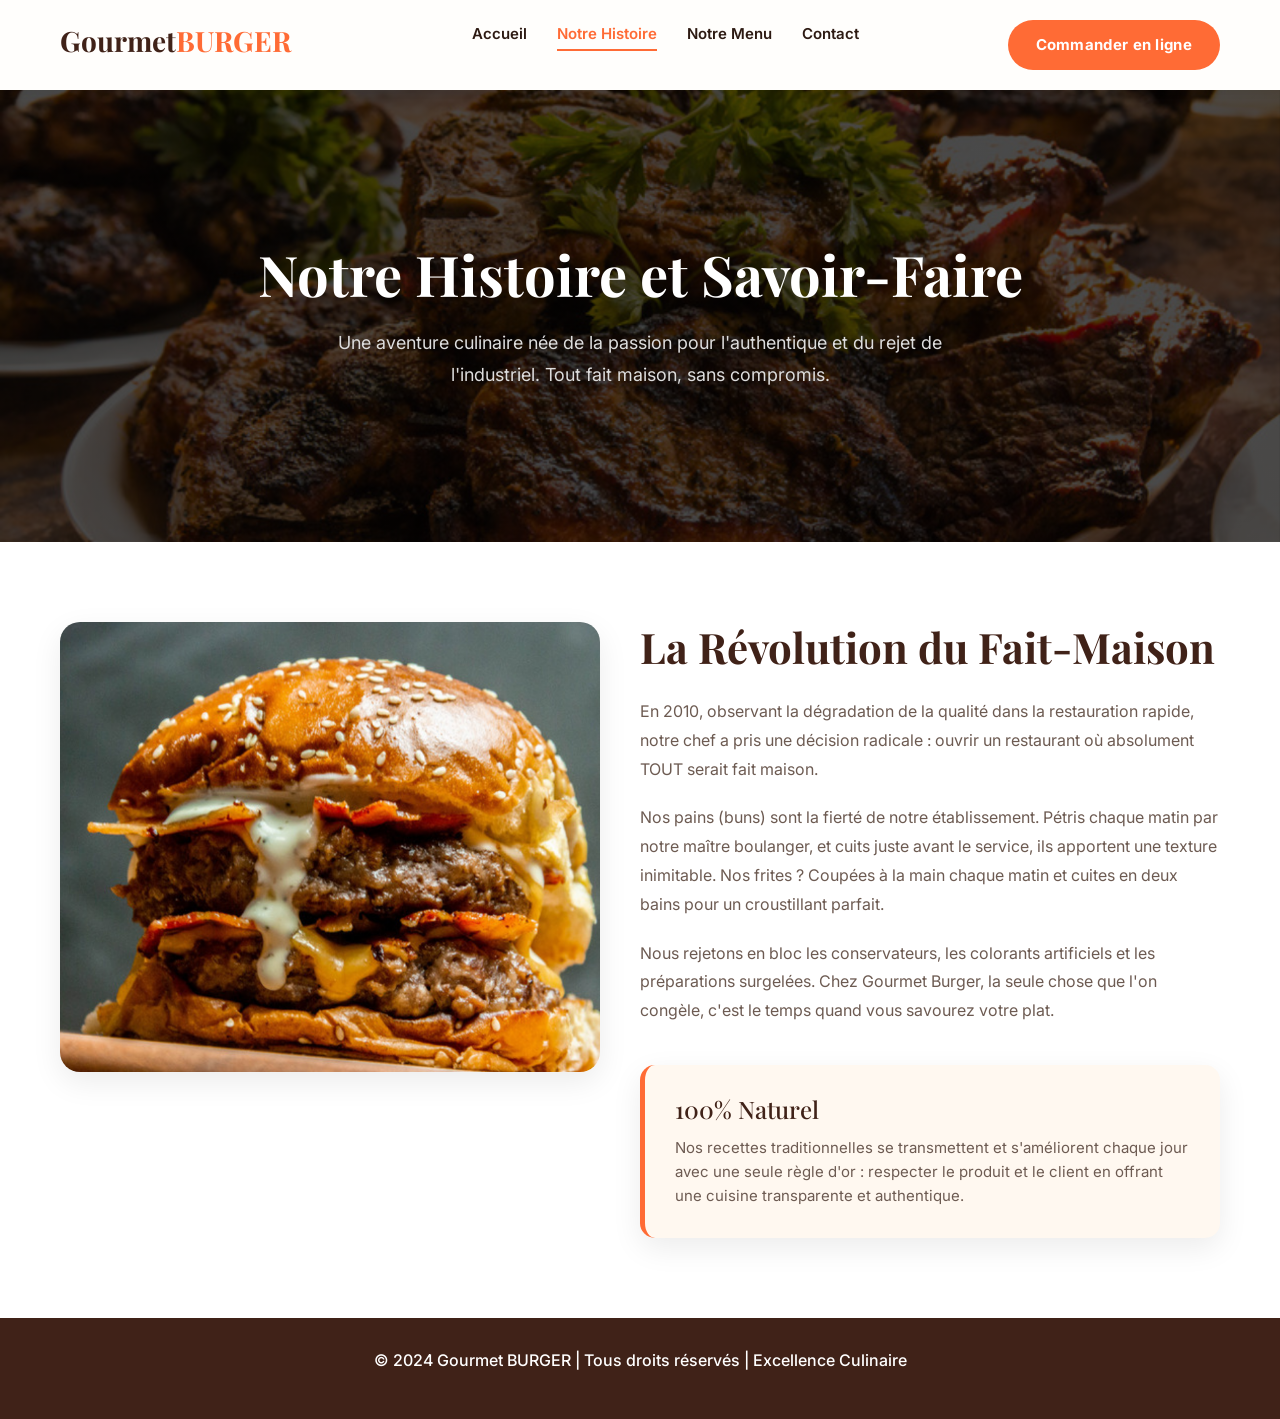
<file: frontend/histoire.html>
<!DOCTYPE html>
<html lang="fr">
<head>
    <meta charset="UTF-8">
    <meta name="viewport" content="width=device-width, initial-scale=1.0">
    <title>Notre Histoire | Gourmet Burger</title>
    <!-- Google Fonts -->
    <link rel="preconnect" href="https://fonts.googleapis.com">
    <link rel="preconnect" href="https://fonts.gstatic.com" crossorigin>
    <link href="https://fonts.googleapis.com/css2?family=Inter:wght@300;400;600;700&family=Playfair+Display:wght@700&display=swap" rel="stylesheet">
    <!-- CSS -->
    <link rel="stylesheet" href="css/bootstrap.css">
    <link rel="stylesheet" href="css/style.css">
</head>
<body>
    <header class="main-header">
        <div class="container flex">
            <div class="logo">
                <a href="../index.html" style="text-decoration: none;"><h1>Gourmet<span>BURGER</span></h1></a>
            </div>
            <nav>
                <ul class="nav-links flex">
                    <li><a href="../index.html#home" class="nav-link">Accueil</a></li>
                    <li><a href="histoire.html" class="nav-link active">Notre Histoire</a></li>
                    <li><a href="../index.html#menu" class="nav-link">Notre Menu</a></li>
                    <li><a href="../index.html#contact" class="nav-link">Contact</a></li>
                </ul>
            </nav>
            <div class="header-actions flex">
                <a href="../index.html#menu" class="btn-primary hide-mobile" style="text-decoration: none;"><span>Commander en ligne</span></a>
                <div class="hamburger" id="hamburger">
                    <span></span>
                    <span></span>
                    <span></span>
                </div>
            </div>
        </div>
    </header>

    <main>
        <!-- Banner Section -->
        <section class="banner" style="background-image: linear-gradient(rgba(0,0,0,0.7), rgba(0,0,0,0.7)), url('assets/img/hero-bg.png'); padding: 150px 0;">
            <div class="container">
                <h2 style="font-size: 56px; color: var(--white); margin-bottom: 20px;">Notre Histoire et Savoir-Faire</h2>
                <p style="font-size: 18px; color: #ddd; max-width: 650px; margin: 0 auto; line-height: 1.8;">Une aventure culinaire née de la passion pour l'authentique et du rejet de l'industriel. Tout fait maison, sans compromis.</p>
            </div>
        </section>

        <!-- Detailed Content Section -->
        <section class="about-section flex" style="background-color: var(--white); padding: 80px 0;">
            <div class="container flex" style="align-items: flex-start;">
                <div class="about-image col-md-6" style="padding-right: 40px;">
                    <img src="assets/img/about-2.png" alt="Préparation artisanale" style="margin-bottom: 20px; border-radius: 20px; box-shadow: var(--shadow); width: 100%; object-fit: cover; height: 450px;">
                </div>
                <div class="about-content col-md-6">
                    <h2 style="color: var(--secondary-color); font-size: 42px; margin-bottom: 25px;">La Révolution du Fait-Maison</h2>
                    <p style="margin-bottom: 20px; font-size: 16px; color: var(--text-muted); line-height: 1.8;">En 2010, observant la dégradation de la qualité dans la restauration rapide, notre chef a pris une décision radicale : ouvrir un restaurant où absolument TOUT serait fait maison.</p>
                    <p style="margin-bottom: 20px; font-size: 16px; color: var(--text-muted); line-height: 1.8;">Nos pains (buns) sont la fierté de notre établissement. Pétris chaque matin par notre maître boulanger, et cuits juste avant le service, ils apportent une texture inimitable. Nos frites ? Coupées à la main chaque matin et cuites en deux bains pour un croustillant parfait.</p>
                    <p style="margin-bottom: 40px; font-size: 16px; color: var(--text-muted); line-height: 1.8;">Nous rejetons en bloc les conservateurs, les colorants artificiels et les préparations surgelées. Chez Gourmet Burger, la seule chose que l'on congèle, c'est le temps quand vous savourez votre plat.</p>
                    
                    <div style="background: var(--background-light); padding: 30px; border-radius: 15px; border-left: 5px solid var(--primary-color); box-shadow: var(--shadow);">
                        <h4 style="font-family: 'Playfair Display', serif; color: var(--secondary-color); font-size: 24px; margin-bottom: 12px;">100% Naturel</h4>
                        <p style="font-size: 15px; color: var(--text-muted); margin:0; line-height: 1.6;">Nos recettes traditionnelles se transmettent et s'améliorent chaque jour avec une seule règle d'or : respecter le produit et le client en offrant une cuisine transparente et authentique.</p>
                    </div>
                </div>
            </div>
        </section>
    </main>

    <footer class="main-footer">
        <div class="container">
            <p>&copy; 2024 Gourmet BURGER | Tous droits réservés | Excellence Culinaire</p>
        </div>
    </footer>

    <script>
        const hamburger = document.getElementById('hamburger');
        const navLinksGroup = document.querySelector('.nav-links');
        if(hamburger) {
            hamburger.addEventListener('click', () => {
                hamburger.classList.toggle('active');
                navLinksGroup.classList.toggle('active');
            });
        }
    </script>
</body>
</html>
</file>
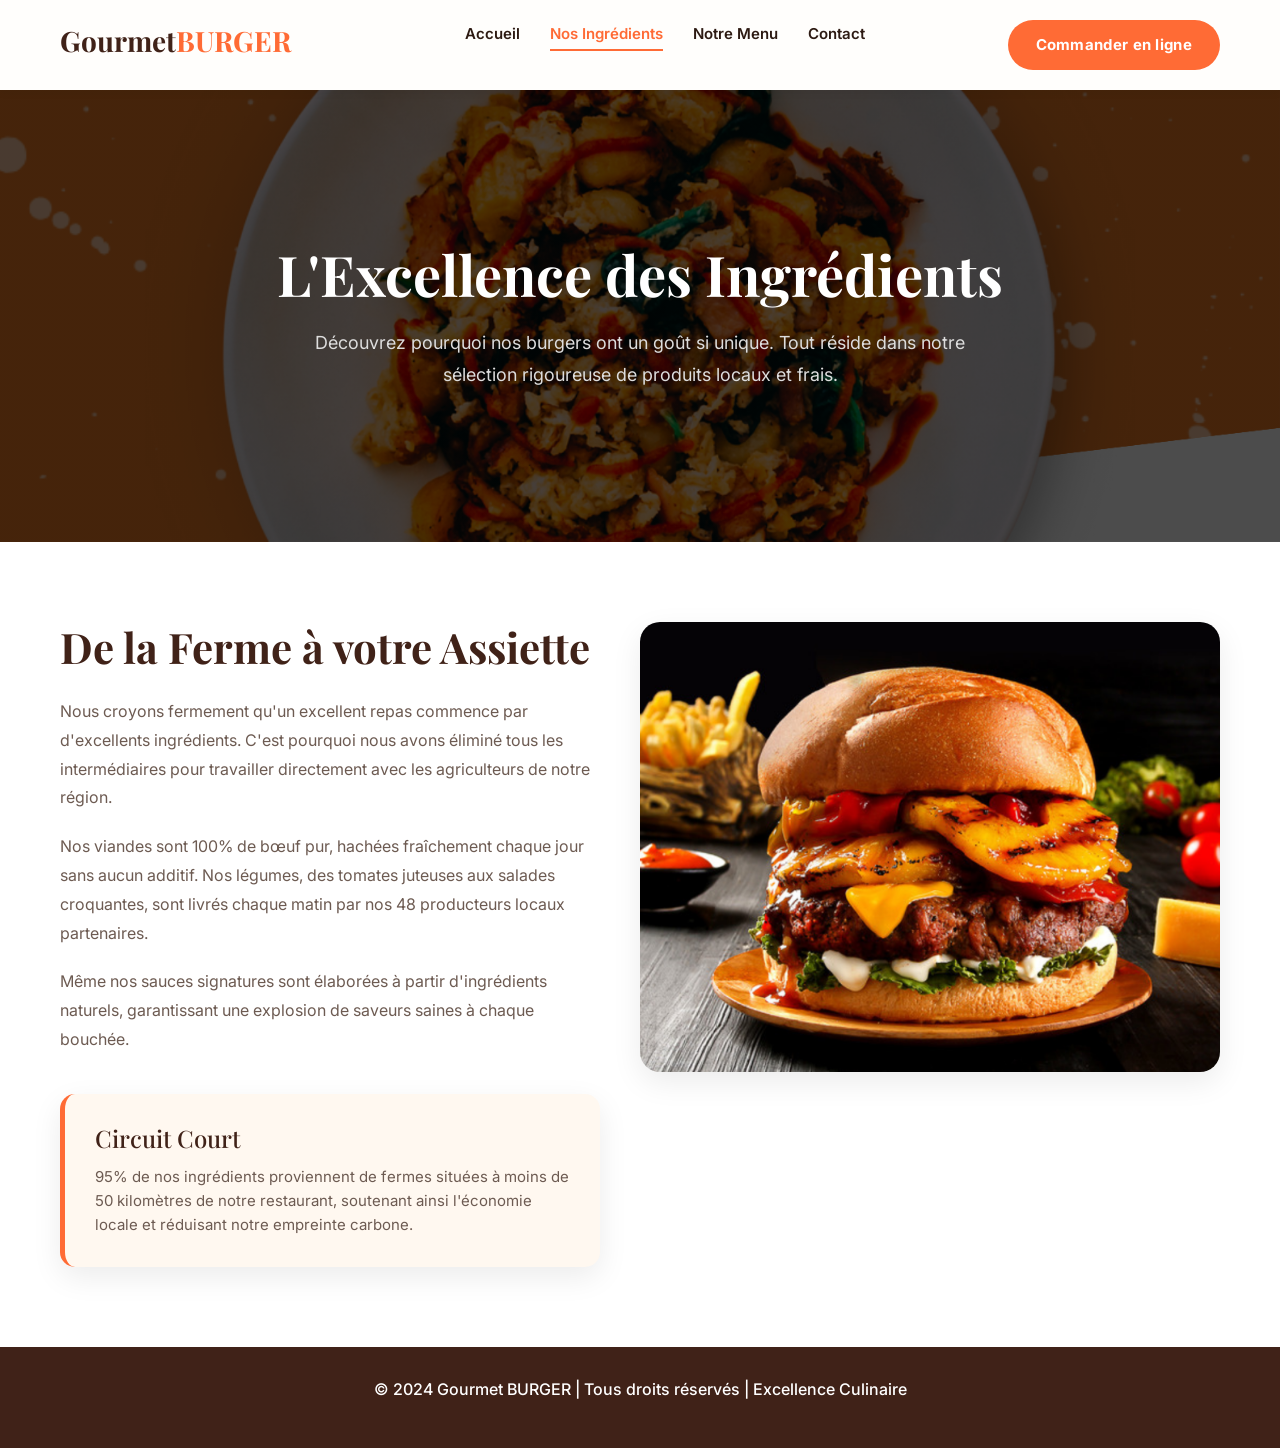
<file: frontend/ingredients.html>
<!DOCTYPE html>
<html lang="fr">
<head>
    <meta charset="UTF-8">
    <meta name="viewport" content="width=device-width, initial-scale=1.0">
    <title>Nos Ingrédients | Gourmet Burger</title>
    <!-- Google Fonts -->
    <link rel="preconnect" href="https://fonts.googleapis.com">
    <link rel="preconnect" href="https://fonts.gstatic.com" crossorigin>
    <link href="https://fonts.googleapis.com/css2?family=Inter:wght@300;400;600;700&family=Playfair+Display:wght@700&display=swap" rel="stylesheet">
    <!-- CSS -->
    <link rel="stylesheet" href="css/bootstrap.css">
    <link rel="stylesheet" href="css/style.css">
</head>
<body>
    <header class="main-header">
        <div class="container flex">
            <div class="logo">
                <a href="../index.html" style="text-decoration: none;"><h1>Gourmet<span>BURGER</span></h1></a>
            </div>
            <nav>
                <ul class="nav-links flex">
                    <li><a href="../index.html#home" class="nav-link">Accueil</a></li>
                    <li><a href="ingredients.html" class="nav-link active">Nos Ingrédients</a></li>
                    <li><a href="../index.html#menu" class="nav-link">Notre Menu</a></li>
                    <li><a href="../index.html#contact" class="nav-link">Contact</a></li>
                </ul>
            </nav>
            <div class="header-actions flex">
                <a href="../index.html#menu" class="btn-primary hide-mobile" style="text-decoration: none;"><span>Commander en ligne</span></a>
                <div class="hamburger" id="hamburger">
                    <span></span>
                    <span></span>
                    <span></span>
                </div>
            </div>
        </div>
    </header>

    <main>
        <!-- Banner Section -->
        <section class="banner" style="background-image: linear-gradient(rgba(0,0,0,0.7), rgba(0,0,0,0.7)), url('assets/img/article-1.png'); padding: 150px 0;">
            <div class="container">
                <h2 style="font-size: 56px; color: var(--white); margin-bottom: 20px;">L'Excellence des Ingrédients</h2>
                <p style="font-size: 18px; color: #ddd; max-width: 650px; margin: 0 auto; line-height: 1.8;">Découvrez pourquoi nos burgers ont un goût si unique. Tout réside dans notre sélection rigoureuse de produits locaux et frais.</p>
            </div>
        </section>

        <!-- Detailed Content Section -->
        <section class="about-section flex" style="background-color: var(--white); padding: 80px 0;">
            <div class="container flex" style="align-items: flex-start;">
                <div class="about-content col-md-6" style="padding-right: 40px;">
                    <h2 style="color: var(--secondary-color); font-size: 42px; margin-bottom: 25px;">De la Ferme à votre Assiette</h2>
                    <p style="margin-bottom: 20px; font-size: 16px; color: var(--text-muted); line-height: 1.8;">Nous croyons fermement qu'un excellent repas commence par d'excellents ingrédients. C'est pourquoi nous avons éliminé tous les intermédiaires pour travailler directement avec les agriculteurs de notre région.</p>
                    <p style="margin-bottom: 20px; font-size: 16px; color: var(--text-muted); line-height: 1.8;">Nos viandes sont 100% de bœuf pur, hachées fraîchement chaque jour sans aucun additif. Nos légumes, des tomates juteuses aux salades croquantes, sont livrés chaque matin par nos 48 producteurs locaux partenaires.</p>
                    <p style="margin-bottom: 40px; font-size: 16px; color: var(--text-muted); line-height: 1.8;">Même nos sauces signatures sont élaborées à partir d'ingrédients naturels, garantissant une explosion de saveurs saines à chaque bouchée.</p>
                    
                    <div style="background: var(--background-light); padding: 30px; border-radius: 15px; border-left: 5px solid var(--primary-color); box-shadow: var(--shadow);">
                        <h4 style="font-family: 'Playfair Display', serif; color: var(--secondary-color); font-size: 24px; margin-bottom: 12px;">Circuit Court</h4>
                        <p style="font-size: 15px; color: var(--text-muted); margin:0; line-height: 1.6;">95% de nos ingrédients proviennent de fermes situées à moins de 50 kilomètres de notre restaurant, soutenant ainsi l'économie locale et réduisant notre empreinte carbone.</p>
                    </div>
                </div>
                <div class="about-image col-md-6">
                    <img src="assets/img/about-1.png" alt="Ingrédients de qualité" style="margin-bottom: 20px; border-radius: 20px; box-shadow: var(--shadow); width: 100%; object-fit: cover; height: 450px;">
                </div>
            </div>
        </section>
    </main>

    <footer class="main-footer">
        <div class="container">
            <p>&copy; 2024 Gourmet BURGER | Tous droits réservés | Excellence Culinaire</p>
        </div>
    </footer>

    <script>
        const hamburger = document.getElementById('hamburger');
        const navLinksGroup = document.querySelector('.nav-links');
        if(hamburger) {
            hamburger.addEventListener('click', () => {
                hamburger.classList.toggle('active');
                navLinksGroup.classList.toggle('active');
            });
        }
    </script>
</body>
</html>
</file>
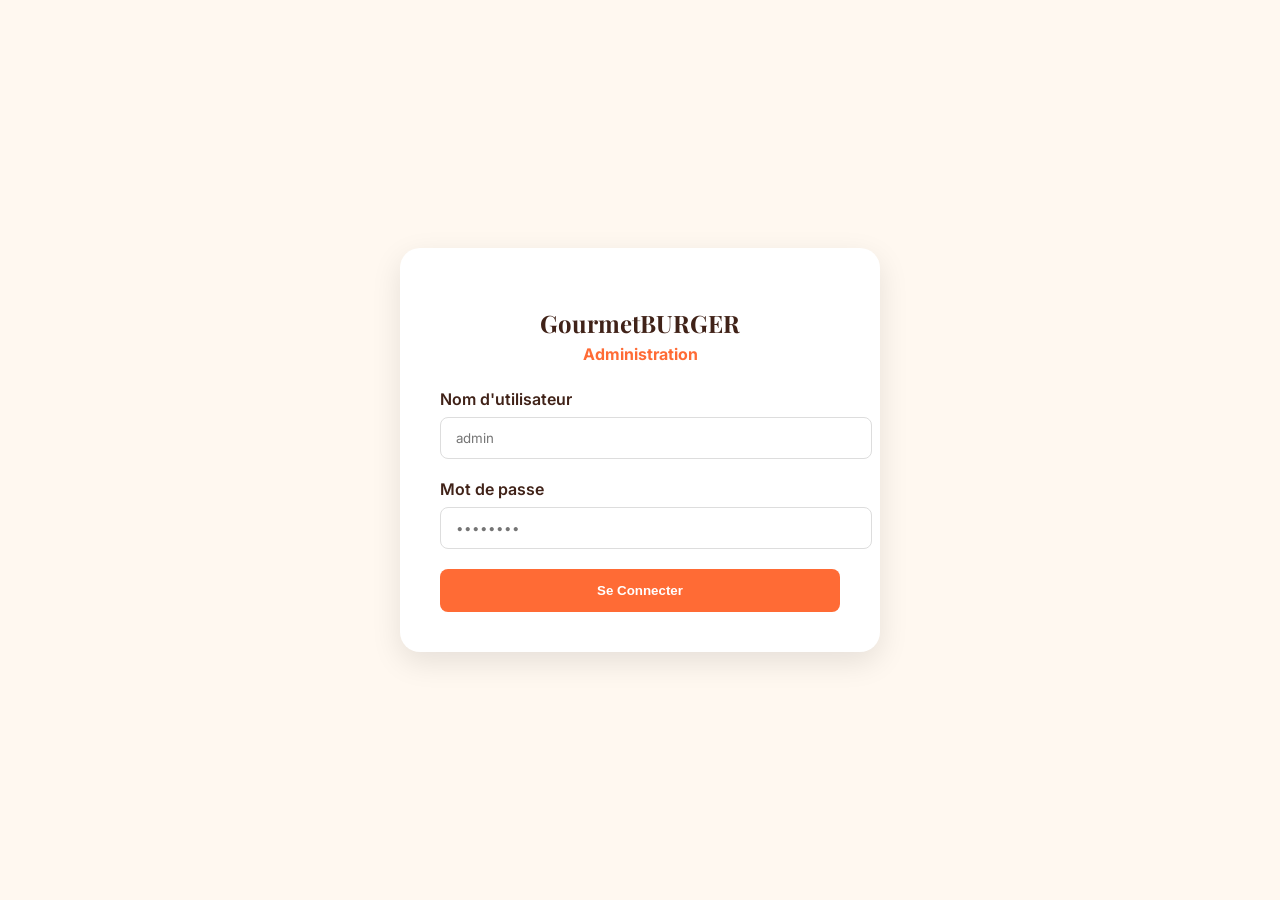
<file: frontend/admin/login.html>
<!DOCTYPE html>
<html lang="fr">
<head>
    <meta charset="UTF-8">
    <meta name="viewport" content="width=device-width, initial-scale=1.0">
    <title>Admin Login | Gourmet Burger</title>
    <!-- Google Fonts -->
    <link href="https://fonts.googleapis.com/css2?family=Inter:wght@400;600;700&family=Playfair+Display:wght@700&display=swap" rel="stylesheet">
    <style>
        :root {
            --primary-color: #FF6B35;
            --secondary-color: #402218;
            --background-light: #FFF8F0;
            --white: #FFFFFF;
        }

        body {
            font-family: 'Inter', sans-serif;
            background-color: var(--background-light);
            display: flex;
            justify-content: center;
            align-items: center;
            height: 100vh;
            margin: 0;
        }

        .login-card {
            background-color: var(--white);
            padding: 40px;
            border-radius: 20px;
            box-shadow: 0 10px 30px rgba(0, 0, 0, 0.1);
            width: 100%;
            max-width: 400px;
            text-align: center;
        }

        .login-card h2 {
            font-family: 'Playfair Display', serif;
            color: var(--secondary-color);
            margin-bottom: 30px;
        }

        .form-group {
            margin-bottom: 20px;
            text-align: left;
        }

        .form-group label {
            display: block;
            margin-bottom: 8px;
            font-weight: 600;
            color: var(--secondary-color);
        }

        .form-group input {
            width: 100%;
            padding: 12px 15px;
            border: 1px solid #ddd;
            border-radius: 8px;
            font-family: inherit;
        }

        .btn-login {
            background-color: var(--primary-color);
            color: var(--white);
            border: none;
            padding: 14px;
            width: 100%;
            border-radius: 8px;
            font-weight: 700;
            cursor: pointer;
            transition: 0.3s;
        }

        .btn-login:hover {
            background-color: #E85A2A;
            transform: translateY(-2px);
        }

        .error-message {
            color: #d9534f;
            font-size: 14px;
            margin-top: 15px;
            display: none;
        }
    </style>
</head>
<body>
    <div class="login-card">
        <h2>Gourmet<span>BURGER</span></h2>
        <p style="margin-top: -25px; margin-bottom: 25px; font-weight: bold; color: var(--primary-color);">Administration</p>
        <form id="loginForm">
            <div class="form-group">
                <label for="username">Nom d'utilisateur</label>
                <input type="text" id="username" required placeholder="admin">
            </div>
            <div class="form-group">
                <label for="password">Mot de passe</label>
                <input type="password" id="password" required placeholder="••••••••">
            </div>
            <button type="submit" class="btn-login">Se Connecter</button>
            <div id="errorMsg" class="error-message">Identifiants incorrects.</div>
        </form>
    </div>

    <script>
        const loginForm = document.getElementById('loginForm');
        const errorMsg = document.getElementById('errorMsg');

        loginForm.addEventListener('submit', async (e) => {
            e.preventDefault();
            
            const username = document.getElementById('username').value;
            const password = document.getElementById('password').value;

            try {
                const response = await fetch('../../backend/api/admin_login.php', {
                    method: 'POST',
                    headers: { 'Content-Type': 'application/json' },
                    body: JSON.stringify({ username, password })
                });

                const result = await response.json();

                if (response.ok && result.statut === 'succes') {
                    window.location.href = 'index.html';
                } else {
                    errorMsg.innerText = result.message;
                    errorMsg.style.display = 'block';
                }
            } catch (error) {
                console.error(error);
                errorMsg.innerText = "Erreur de connexion au serveur.";
                errorMsg.style.display = 'block';
            }
        });
    </script>
</body>
</html>
</file>
<file: frontend/css/style.css>
:root {
    --primary-color: #FF6B35;
    --primary-hover: #E85A2A;
    --secondary-color: #402218;
    --background-light: #FFF8F0;
    --text-dark: #2D1A12;
    --text-muted: #6D5B52;
    --white: #FFFFFF;
    --glass: rgba(255, 255, 255, 0.8);
    --shadow: 0 10px 30px rgba(0, 0, 0, 0.08);
    --transition: all 0.3s ease;
}

* {
    margin: 0;
    padding: 0;
    box-sizing: border-box;
}

body {
    font-family: 'Inter', sans-serif;
    background-color: var(--background-light);
    color: var(--text-dark);
    line-height: 1.6;
    overflow-x: hidden;
}

h1, h2, h3, h5 {
    font-family: 'Playfair Display', serif;
    font-weight: 700;
}

.container {
    max-width: 1200px;
    margin: 0 auto;
    padding: 0 20px;
}

.flex {
    display: flex;
    align-items: center;
    justify-content: space-between;
    flex-wrap: wrap;
}

.header-actions {
    display: flex;
    align-items: center;
    gap: 15px;
}

/* Header */
.main-header {
    background: var(--glass);
    backdrop-filter: blur(10px);
    padding: 20px 0;
    position: sticky;
    top: 0;
    z-index: 1000;
    box-shadow: 0 2px 10px rgba(0,0,0,0.05);
}

.logo h1 {
    font-size: 28px;
    color: var(--secondary-color);
}

.logo span {
    color: var(--primary-color);
}

.nav-links {
    list-style: none;
    gap: 30px;
}

.nav-link {
    text-decoration: none;
    color: var(--text-dark);
    font-weight: 600;
    font-size: 15px;
    transition: var(--transition);
    position: relative;
    padding-bottom: 5px;
}

.nav-link::after {
    content: '';
    position: absolute;
    width: 0;
    height: 2px;
    bottom: 0;
    left: 0;
    background-color: var(--primary-color);
    transition: var(--transition);
}

.nav-link:hover::after,
.nav-link.active::after {
    width: 100%;
}

.nav-link.active {
    color: var(--primary-color);
}

/* Buttons */
.btn-primary {
    background-color: var(--primary-color);
    color: var(--white);
    padding: 12px 28px;
    border: none;
    border-radius: 50px;
    font-weight: 700;
    cursor: pointer;
    transition: all 0.35s cubic-bezier(0.4, 0, 0.2, 1);
    position: relative;
    overflow: hidden;
    display: inline-flex;
    align-items: center;
    gap: 0px;
    font-size: 15px;
    letter-spacing: 0.3px;
    text-decoration: none !important;
}

/* shimmer sweep */
.btn-primary::before {
    content: '';
    position: absolute;
    top: 0;
    left: -100%;
    width: 60%;
    height: 100%;
    background: linear-gradient(120deg, transparent, rgba(255,255,255,0.28), transparent);
    transition: left 0.55s ease;
    z-index: 0;
}

.btn-primary::after {
    content: '→';
    position: relative;
    z-index: 1;
    font-size: 16px;
    opacity: 0;
    max-width: 0;
    overflow: hidden;
    transition: all 0.35s cubic-bezier(0.4, 0, 0.2, 1);
    transform: translateX(-6px);
}

.btn-primary span {
    position: relative;
    z-index: 1;
}

.btn-primary:hover::before { left: 150%; }

.btn-primary:hover {
    background-color: var(--primary-hover);
    transform: translateY(-3px);
    box-shadow: 0 8px 22px rgba(255, 107, 53, 0.42);
    gap: 8px;
}

.btn-primary:hover::after {
    opacity: 1;
    max-width: 20px;
    transform: translateX(0);
}

.btn-primary:active {
    transform: translateY(-1px) scale(0.97);
    box-shadow: 0 4px 10px rgba(255, 107, 53, 0.3);
}

.btn-secondary {
    background-color: transparent;
    color: var(--secondary-color);
    padding: 12px 28px;
    border: 2px solid var(--secondary-color);
    border-radius: 50px;
    font-weight: 700;
    margin-left: 15px;
    cursor: pointer;
    transition: all 0.35s cubic-bezier(0.4, 0, 0.2, 1);
    position: relative;
    overflow: hidden;
    display: inline-flex;
    align-items: center;
    gap: 0px;
    letter-spacing: 0.3px;
    font-size: 15px;
    text-decoration: none !important;
}

.btn-secondary::before {
    content: '';
    position: absolute;
    inset: 0;
    background: var(--secondary-color);
    border-radius: 50px;
    transform: scaleX(0);
    transform-origin: left;
    transition: transform 0.35s cubic-bezier(0.4, 0, 0.2, 1);
    z-index: 0;
}

.btn-secondary::after {
    content: '→';
    position: relative;
    z-index: 1;
    font-size: 16px;
    opacity: 0;
    max-width: 0;
    overflow: hidden;
    transition: all 0.35s cubic-bezier(0.4, 0, 0.2, 1);
    transform: translateX(-6px);
}

.btn-secondary span {
    position: relative;
    z-index: 1;
}

.btn-secondary:hover::before {
    transform: scaleX(1);
}

.btn-secondary:hover {
    color: var(--white);
    transform: translateY(-3px);
    box-shadow: 0 8px 20px rgba(64, 34, 24, 0.25);
    gap: 8px;
}

.btn-secondary:hover::after {
    opacity: 1;
    max-width: 20px;
    transform: translateX(0);
}

.btn-secondary:active {
    transform: translateY(-1px) scale(0.97);
    box-shadow: 0 4px 10px rgba(64, 34, 24, 0.2);
}

.btn-outline {
    background: transparent;
    border: 2px solid var(--primary-color);
    color: var(--primary-color);
    padding: 10px 25px;
    border-radius: 50px;
    font-weight: 600;
    cursor: pointer;
    transition: all 0.35s cubic-bezier(0.4, 0, 0.2, 1);
    margin-top: 20px;
    position: relative;
    overflow: hidden;
    display: inline-flex;
    align-items: center;
    gap: 0px;
    font-size: 15px;
}

.btn-outline::before {
    content: '';
    position: absolute;
    inset: 0;
    background: var(--primary-color);
    border-radius: 50px;
    transform: scaleX(0);
    transform-origin: left;
    transition: transform 0.35s cubic-bezier(0.4, 0, 0.2, 1);
    z-index: 0;
}

.btn-outline::after {
    content: '↗';
    position: relative;
    z-index: 1;
    font-size: 14px;
    opacity: 0;
    max-width: 0;
    overflow: hidden;
    transition: all 0.35s cubic-bezier(0.4, 0, 0.2, 1);
    transform: translateX(-5px);
}

.btn-outline span {
    position: relative;
    z-index: 1;
}

.btn-outline:hover::before { transform: scaleX(1); }

.btn-outline:hover {
    color: var(--white);
    transform: translateY(-3px);
    box-shadow: 0 8px 20px rgba(255, 107, 53, 0.25);
    gap: 6px;
}

.btn-outline:hover::after {
    opacity: 1;
    max-width: 20px;
    transform: translateX(0);
}

.btn-outline:active {
    transform: translateY(-1px) scale(0.97);
    box-shadow: 0 4px 10px rgba(255, 107, 53, 0.2);
}

/* Hero Section */
.hero {
    padding: 80px 0;
}

.badge {
    background: rgba(255, 107, 53, 0.1);
    color: var(--primary-color);
    padding: 6px 15px;
    border-radius: 20px;
    font-size: 14px;
    font-weight: 700;
    display: inline-block;
    margin-bottom: 20px;
}

.hero-content h2 {
    font-size: 52px;
    line-height: 1.2;
    margin-bottom: 25px;
}

.hero-content p {
    font-size: 18px;
    color: var(--text-muted);
    margin-bottom: 35px;
}

.hero-image img {
    width: 100%;
    border-radius: 20px;
    animation: float 6s ease-in-out infinite;
}

@keyframes float {
    0% { transform: translateY(0px); }
    50% { transform: translateY(-20px); }
    100% { transform: translateY(0px); }
}

/* Stats Section */
.stats {
    background-color: var(--primary-color);
    color: var(--white);
    padding: 60px 0;
    text-align: center;
}

.stat-number {
    font-size: 40px;
    font-weight: 800;
    display: block;
}

.stat-label {
    font-size: 14px;
    opacity: 0.9;
}

/* About Sections */
.about-section {
    padding: 100px 0;
}

.about-image img {
    width: 100%;
    border-radius: 30px;
    box-shadow: var(--shadow);
}

.about-content h2 {
    font-size: 38px;
    margin-bottom: 20px;
}

.features-list {
    list-style: none;
    margin-top: 25px;
}

.features-list li {
    display: flex;
    align-items: center;
    gap: 15px;
    margin-bottom: 12px;
    font-weight: 500;
}

.dot {
    width: 12px;
    height: 12px;
    background-color: var(--primary-color);
    border-radius: 50%;
}

/* Banner */
.banner {
    padding: 120px 0;
    background-size: cover;
    background-position: center;
    text-align: center;
    color: var(--white);
}

.banner h2 {
    font-size: 45px;
    color: var(--primary-color);
    margin-bottom: 15px;
}

/* Explore/Menu */
.explore {
    padding: 100px 0;
    background-color: var(--white);
}

.section-header {
    text-align: center;
    margin-bottom: 60px;
}

.section-header h2 {
    font-size: 40px;
}

.menu-grid {
    gap: 30px;
    justify-content: center;
}

.menu-item {
    background: var(--background-light);
    border-radius: 20px;
    overflow: hidden;
    width: calc(33.333% - 20px);
    transition: var(--transition);
}

.menu-item:hover {
    transform: translateY(-10px);
    box-shadow: var(--shadow);
}

.item-img img {
    width: 100%;
    height: 250px;
    object-fit: cover;
}

.item-content {
    padding: 25px;
}

.item-content h5 {
    font-size: 20px;
    margin-bottom: 10px;
}

.item-content p {
    font-size: 14px;
    color: var(--text-muted);
}

.item-footer {
    display: flex;
    justify-content: space-between;
    align-items: center;
    margin-top: 20px;
}

.price {
    font-size: 28px;
    color: var(--primary-color);
    font-weight: 800;
}

.btn-buy {
    background: var(--secondary-color);
    color: var(--white);
    border: none;
    padding: 8px 20px;
    border-radius: 50px;
    cursor: pointer;
    font-weight: 600;
    transition: all 0.35s cubic-bezier(0.4, 0, 0.2, 1);
    position: relative;
    overflow: hidden;
    display: inline-flex;
    align-items: center;
    gap: 0px;
    font-size: 14px;
}

.btn-buy::before {
    content: '';
    position: absolute;
    inset: 0;
    background: var(--primary-color);
    border-radius: 50px;
    transform: scaleX(0);
    transform-origin: left;
    transition: transform 0.35s cubic-bezier(0.4, 0, 0.2, 1);
    z-index: 0;
}

.btn-buy::after {
    content: '+';
    position: relative;
    z-index: 1;
    font-size: 18px;
    font-weight: 700;
    line-height: 1;
    opacity: 0;
    max-width: 0;
    overflow: hidden;
    transition: all 0.35s cubic-bezier(0.4, 0, 0.2, 1);
    transform: translateX(-4px);
}

.btn-buy span {
    position: relative;
    z-index: 1;
}

.btn-buy:hover::before { transform: scaleX(1); }

.btn-buy:hover {
    transform: translateY(-2px);
    box-shadow: 0 6px 16px rgba(255, 107, 53, 0.32);
    gap: 6px;
}

.btn-buy:hover::after {
    opacity: 1;
    max-width: 18px;
    transform: translateX(0);
}

.btn-buy:active {
    transform: translateY(0) scale(0.96);
    box-shadow: 0 3px 8px rgba(255, 107, 53, 0.2);
}

/* Footer */
.main-footer {
    background-color: var(--secondary-color);
    color: var(--white);
    padding: 30px 0;
    text-align: center;
    font-weight: 500;
}

/* Modal */
.modal-overlay {
    position: fixed;
    top: 0;
    left: 0;
    width: 100%;
    height: 100%;
    background: rgba(0, 0, 0, 0.6);
    backdrop-filter: blur(5px);
    display: flex;
    justify-content: center;
    align-items: center;
    z-index: 2000;
    opacity: 0;
    visibility: hidden;
    transition: var(--transition);
}

.modal-overlay.show {
    opacity: 1;
    visibility: visible;
}

.modal-content {
    background: var(--white);
    padding: 30px;
    border-radius: 20px;
    width: 90%;
    max-width: 500px;
    position: relative;
    transform: translateY(-50px);
    transition: var(--transition);
    box-shadow: 0 20px 40px rgba(0,0,0,0.2);
}

.modal-overlay.show .modal-content {
    transform: translateY(0);
}

.close-modal {
    position: absolute;
    top: 15px;
    right: 20px;
    font-size: 24px;
    background: none;
    border: none;
    cursor: pointer;
    color: var(--text-muted);
    transition: var(--transition);
}

.close-modal:hover {
    color: var(--primary-color);
}

.modal-title {
    font-size: 24px;
    margin-bottom: 5px;
    color: var(--secondary-color);
}

.modal-subtitle {
    font-size: 14px;
    color: var(--text-muted);
    margin-bottom: 20px;
}

.modal-subtitle strong {
    color: var(--primary-color);
}

.form-group {
    margin-bottom: 15px;
}

.form-group label {
    display: block;
    margin-bottom: 8px;
    font-weight: 600;
    font-size: 14px;
}

.form-group input,
.form-group textarea {
    width: 100%;
    padding: 12px 15px;
    border: 1px solid #ddd;
    border-radius: 8px;
    font-family: inherit;
    transition: var(--transition);
}

.form-group input:focus,
.form-group textarea:focus {
    outline: none;
    border-color: var(--primary-color);
    box-shadow: 0 0 0 3px rgba(255, 107, 53, 0.1);
}

.success-message {
    text-align: center;
    color: #28a745;
    font-weight: 600;
    font-size: 18px;
    padding: 20px 0;
}

/* Hamburger Icon */
.hamburger {
    display: none;
    flex-direction: column;
    justify-content: space-between;
    width: 25px;
    height: 18px;
    cursor: pointer;
    z-index: 1100;
    margin-left: 20px;
}

.hamburger span {
    display: block;
    height: 3px;
    width: 100%;
    background-color: var(--secondary-color);
    border-radius: 10px;
    transition: var(--transition);
}

.hamburger.active span:nth-child(1) {
    transform: translateY(7.5px) rotate(45deg);
}

.hamburger.active span:nth-child(2) {
    opacity: 0;
}

.hamburger.active span:nth-child(3) {
    transform: translateY(-7.5px) rotate(-45deg);
}

/* Responsive */
@media (max-width: 991px) {
    .hero-content h2 { font-size: 42px; }
    .menu-item { width: calc(50% - 15px); }
    .hero-image { display: none; }
}

@media (max-width: 768px) {
    .hide-mobile {
        display: none !important;
    }

    .hamburger {
        display: flex;
    }

    .nav-links {
        position: fixed;
        right: -100%;
        top: 0;
        height: 100vh;
        width: 80%;
        background: var(--white);
        flex-direction: column;
        justify-content: center;
        align-items: center;
        box-shadow: -10px 0 30px rgba(0,0,0,0.1);
        transition: 0.4s cubic-bezier(0.4, 0, 0.2, 1);
        display: flex !important;
        z-index: 1050;
        gap: 0;
    }

    .nav-links.active {
        right: 0;
    }

    .nav-links li {
        margin: 25px 0;
    }

    .nav-link {
        font-size: 22px;
    }

    .menu-item { width: 100%; }
    .hero-content { text-align: center; }
    .btn-secondary { margin: 10px 0 0 0; }
    .hero-btns { display: flex; flex-direction: column; }
}

/* ==========================================================================
   Shopping Cart Sidebar
   ========================================================================== */
.cart-toggle {
    position: relative;
    background: none;
    border: none;
    cursor: pointer;
    font-size: 20px;
    color: var(--secondary-color);
    margin-left: 20px;
    padding: 10px;
    display: flex;
    align-items: center;
    justify-content: center;
    transition: var(--transition);
}

.cart-toggle:hover {
    color: var(--primary-color);
    transform: scale(1.1);
}

.cart-badge {
    position: absolute;
    top: 2px;
    right: 2px;
    background: var(--primary-color);
    color: var(--white);
    font-size: 10px;
    font-weight: 800;
    width: 18px;
    height: 18px;
    border-radius: 50%;
    display: flex;
    align-items: center;
    justify-content: center;
    box-shadow: 0 2px 5px rgba(255, 107, 53, 0.3);
}

.cart-sidebar {
    position: fixed;
    top: 0;
    right: -400px;
    width: 100%;
    max-width: 400px;
    height: 100vh;
    background: var(--white);
    z-index: 3000;
    box-shadow: -10px 0 30px rgba(0,0,0,0.1);
    transition: 0.4s cubic-bezier(0.4, 0, 0.2, 1);
    display: flex;
    flex-direction: column;
}

.cart-sidebar.active {
    right: 0;
}

.cart-header {
    padding: 25px;
    border-bottom: 1px solid #eee;
    display: flex;
    justify-content: space-between;
    align-items: center;
    background: var(--background-light);
}

.cart-header h3 {
    font-family: 'Playfair Display', serif;
    font-size: 22px;
    color: var(--secondary-color);
}

.close-cart {
    background: none;
    border: none;
    font-size: 28px;
    cursor: pointer;
    color: var(--text-muted);
}

.cart-items {
    flex: 1;
    overflow-y: auto;
    padding: 20px;
}

.cart-item {
    display: flex;
    gap: 15px;
    padding-bottom: 15px;
    margin-bottom: 15px;
    border-bottom: 1px solid #f5f5f5;
    position: relative;
    animation: cartItemFade 0.3s ease forwards;
}

@keyframes cartItemFade {
    from { opacity: 0; transform: translateX(20px); }
    to { opacity: 1; transform: translateX(0); }
}

.cart-item-img {
    width: 60px;
    height: 60px;
    border-radius: 10px;
    object-fit: cover;
}

.cart-item-info {
    flex: 1;
}

.cart-item-info h4 {
    font-size: 15px;
    margin-bottom: 4px;
    color: var(--secondary-color);
}

.cart-item-price {
    color: var(--primary-color);
    font-weight: 700;
    font-size: 14px;
}

.cart-item-qty {
    display: flex;
    align-items: center;
    gap: 12px;
    margin-top: 8px;
}

.qty-btn {
    width: 22px;
    height: 22px;
    border-radius: 4px;
    border: 1px solid #ddd;
    background: var(--white);
    cursor: pointer;
    display: flex;
    align-items: center;
    justify-content: center;
    font-weight: bold;
    font-size: 14px;
    transition: var(--transition);
}

.qty-btn:hover {
    background: var(--primary-color);
    color: var(--white);
    border-color: var(--primary-color);
}

.remove-item {
    position: absolute;
    top: 0;
    right: 0;
    background: none;
    border: none;
    color: #ff4d4d;
    cursor: pointer;
    font-size: 18px;
    opacity: 0.6;
    transition: var(--transition);
}

.remove-item:hover {
    opacity: 1;
}

.cart-footer {
    padding: 25px;
    border-top: 1px solid #eee;
    background: var(--background-light);
}

.cart-total {
    display: flex;
    justify-content: space-between;
    margin-bottom: 20px;
    font-size: 18px;
    font-weight: 800;
    color: var(--secondary-color);
}

.cart-empty {
    text-align: center;
    padding: 60px 20px;
    color: var(--text-muted);
}

.cart-empty-icon {
    font-size: 50px;
    margin-bottom: 15px;
    opacity: 0.2;
    display: block;
}

.cart-overlay {
    position: fixed;
    top: 0;
    left: 0;
    width: 100%;
    height: 100%;
    background: rgba(0,0,0,0.4);
    backdrop-filter: blur(3px);
    z-index: 2900;
    opacity: 0;
    visibility: hidden;
    transition: var(--transition);
}

.cart-overlay.active {
    opacity: 1;
    visibility: visible;
}
</file>
